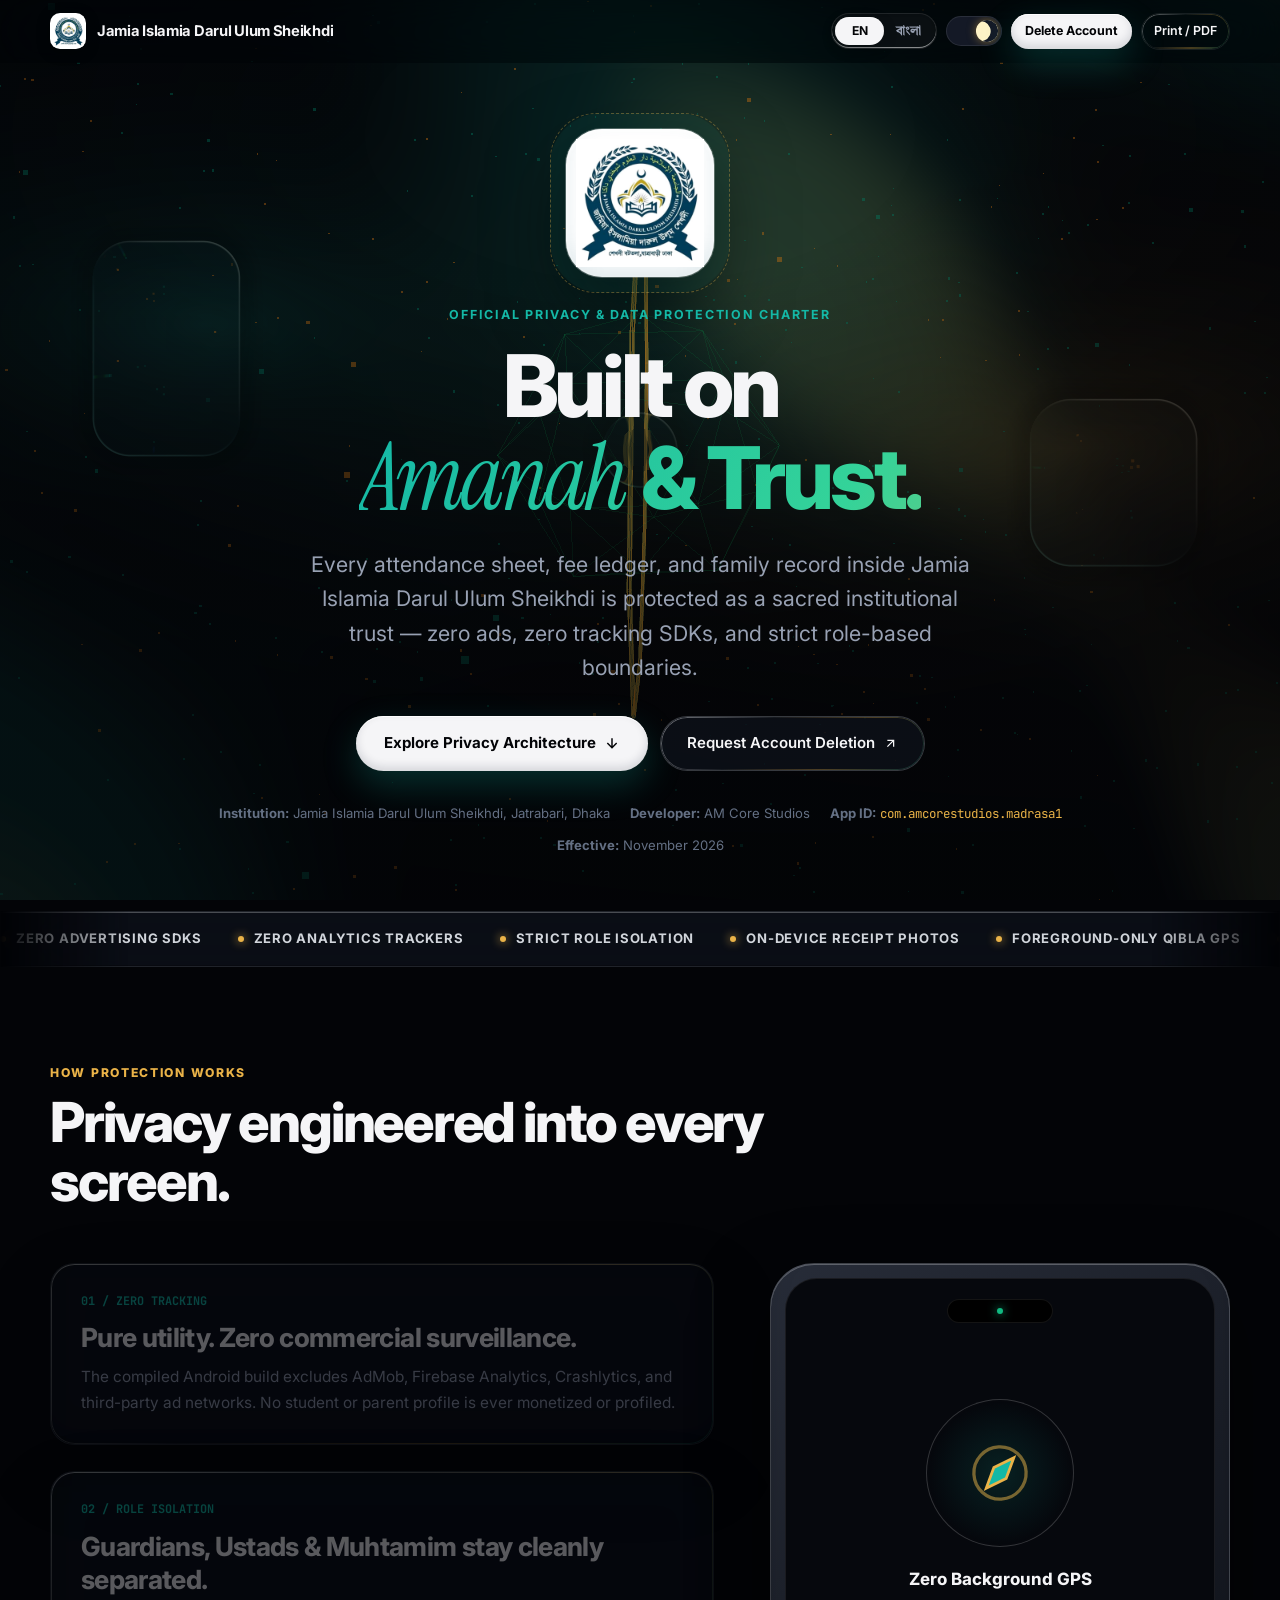
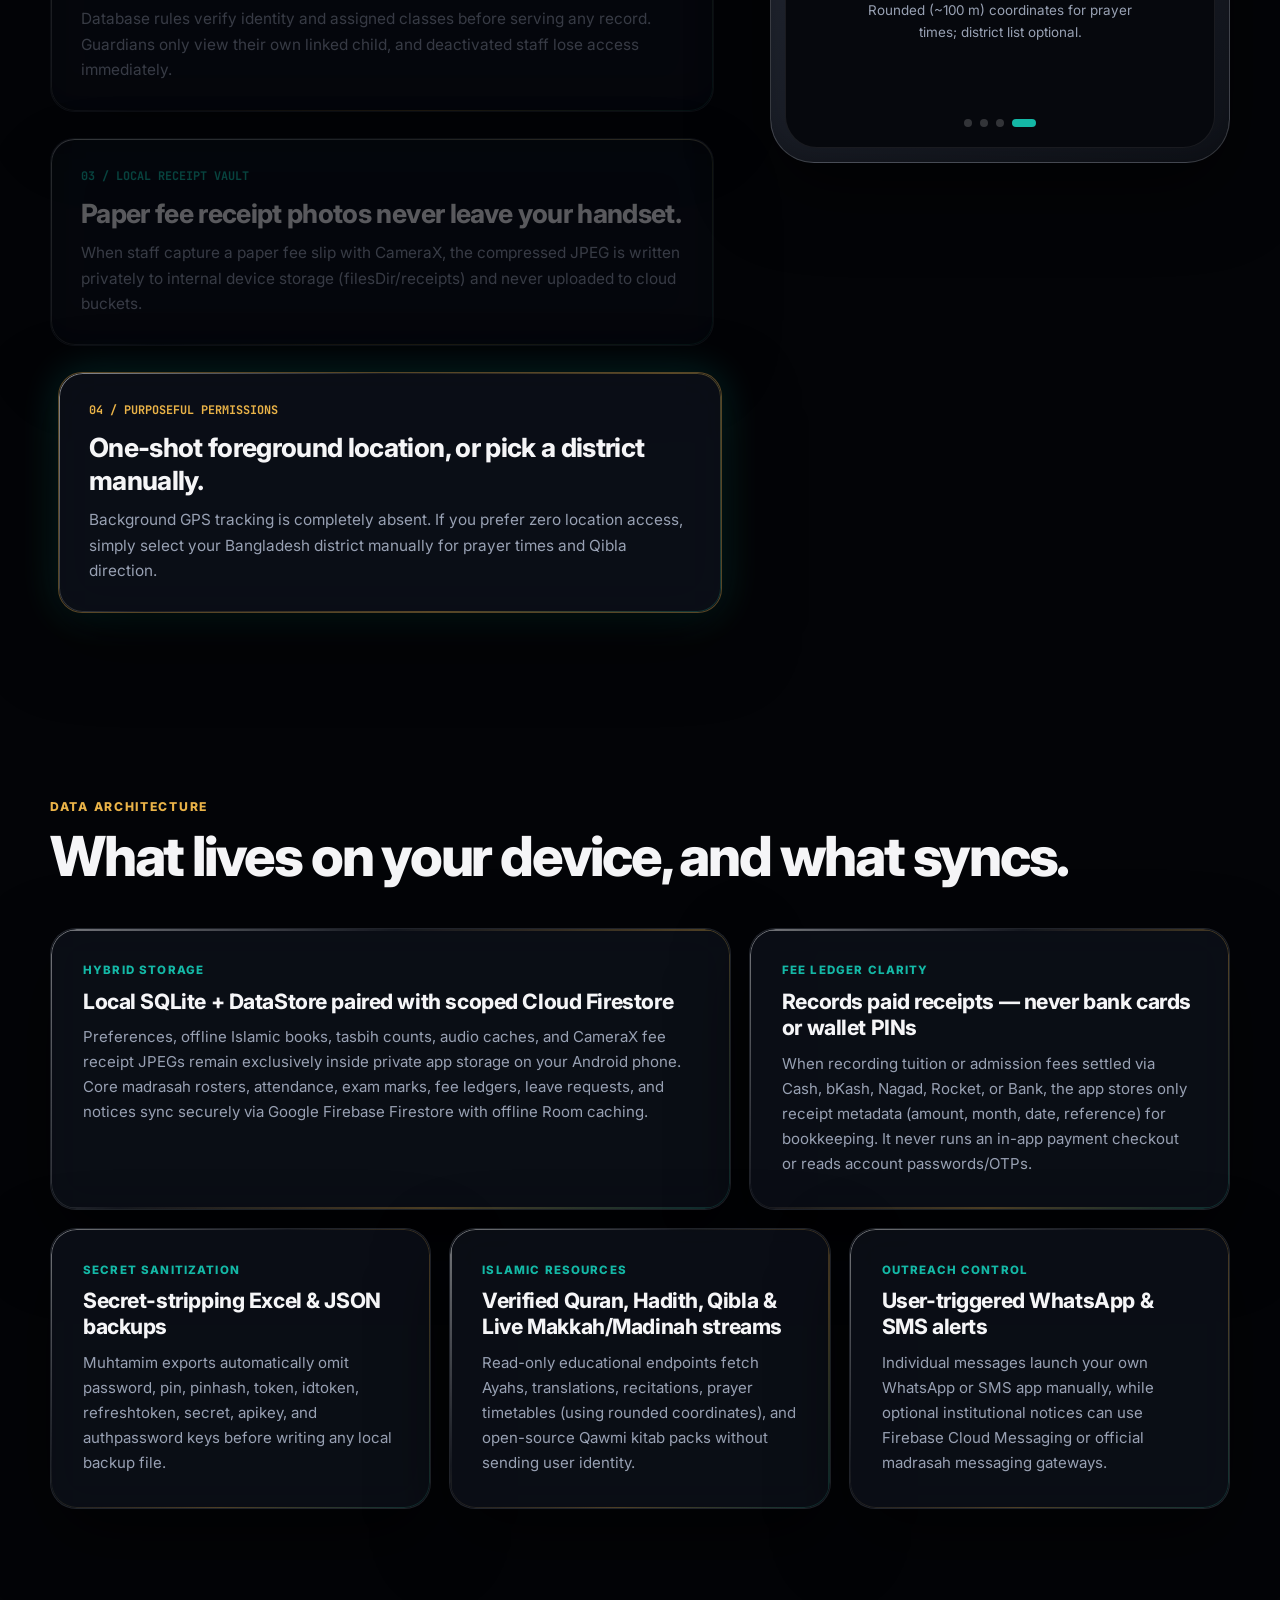
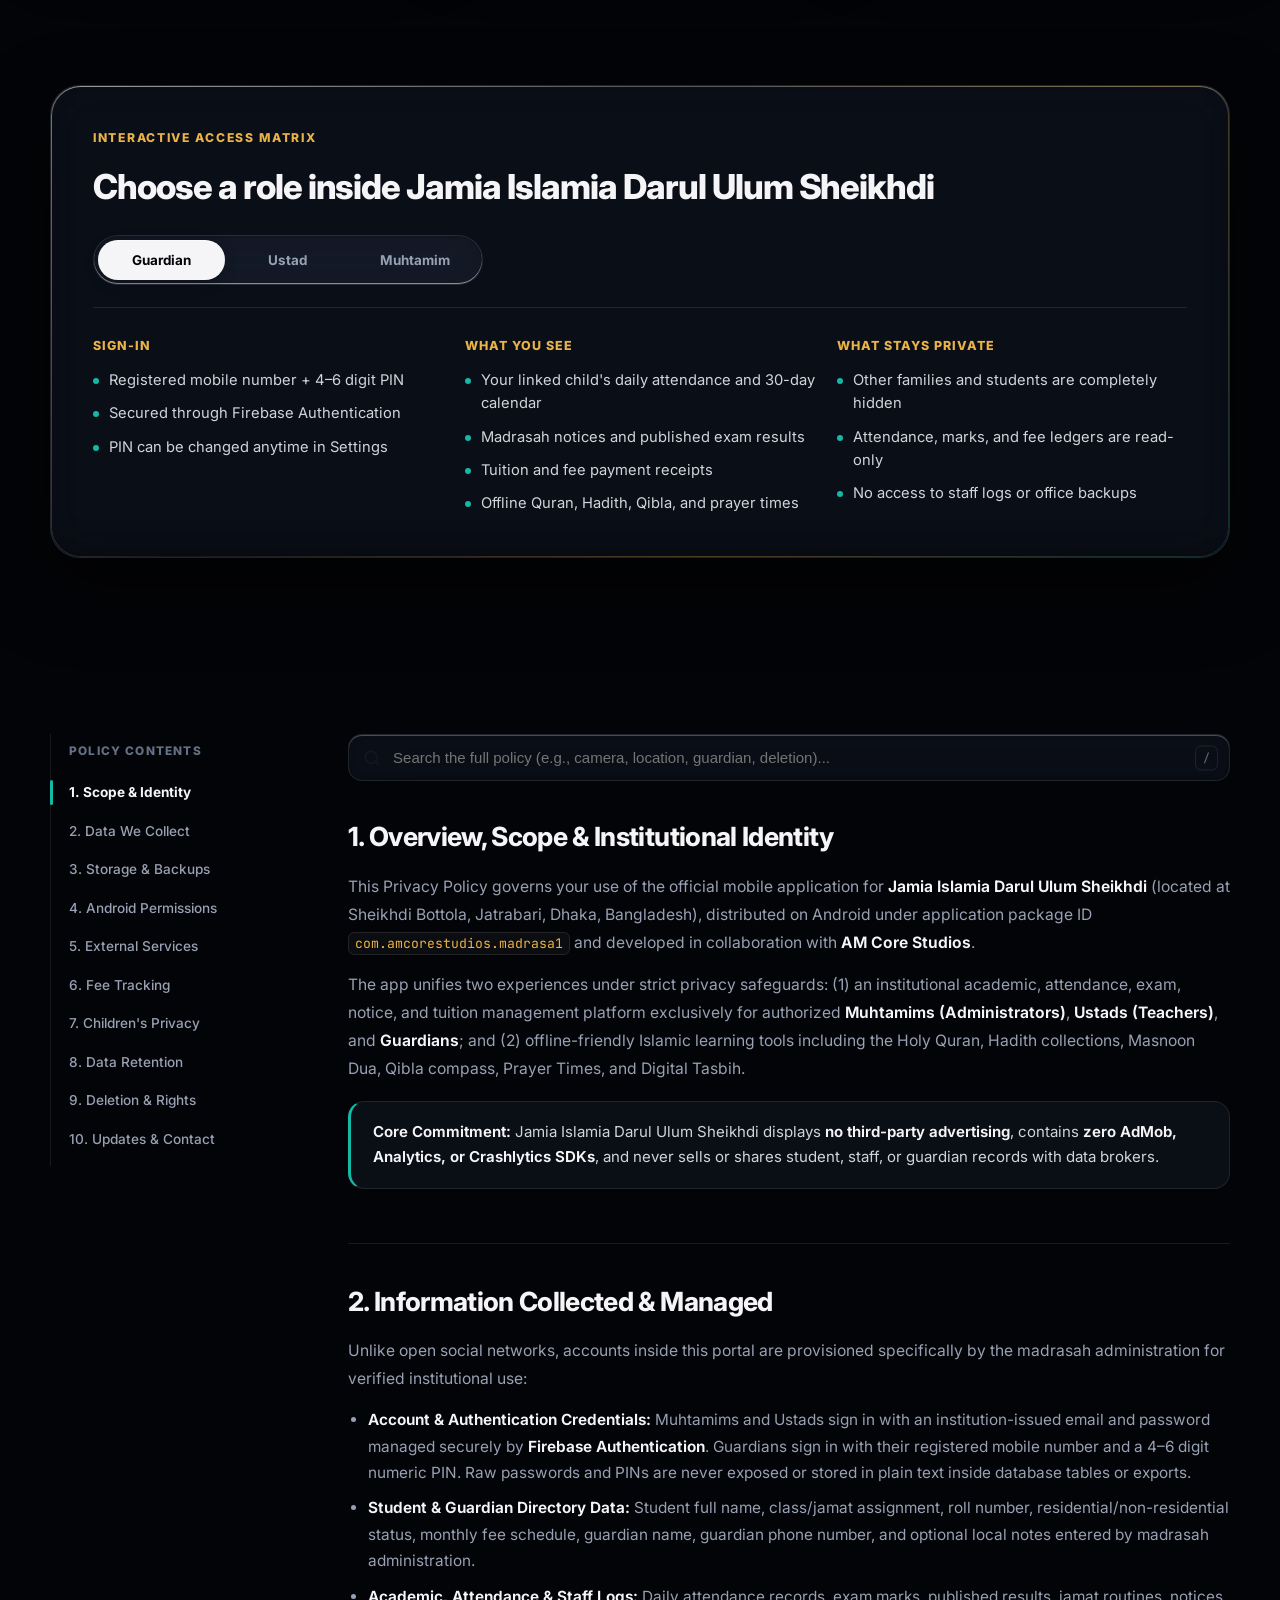
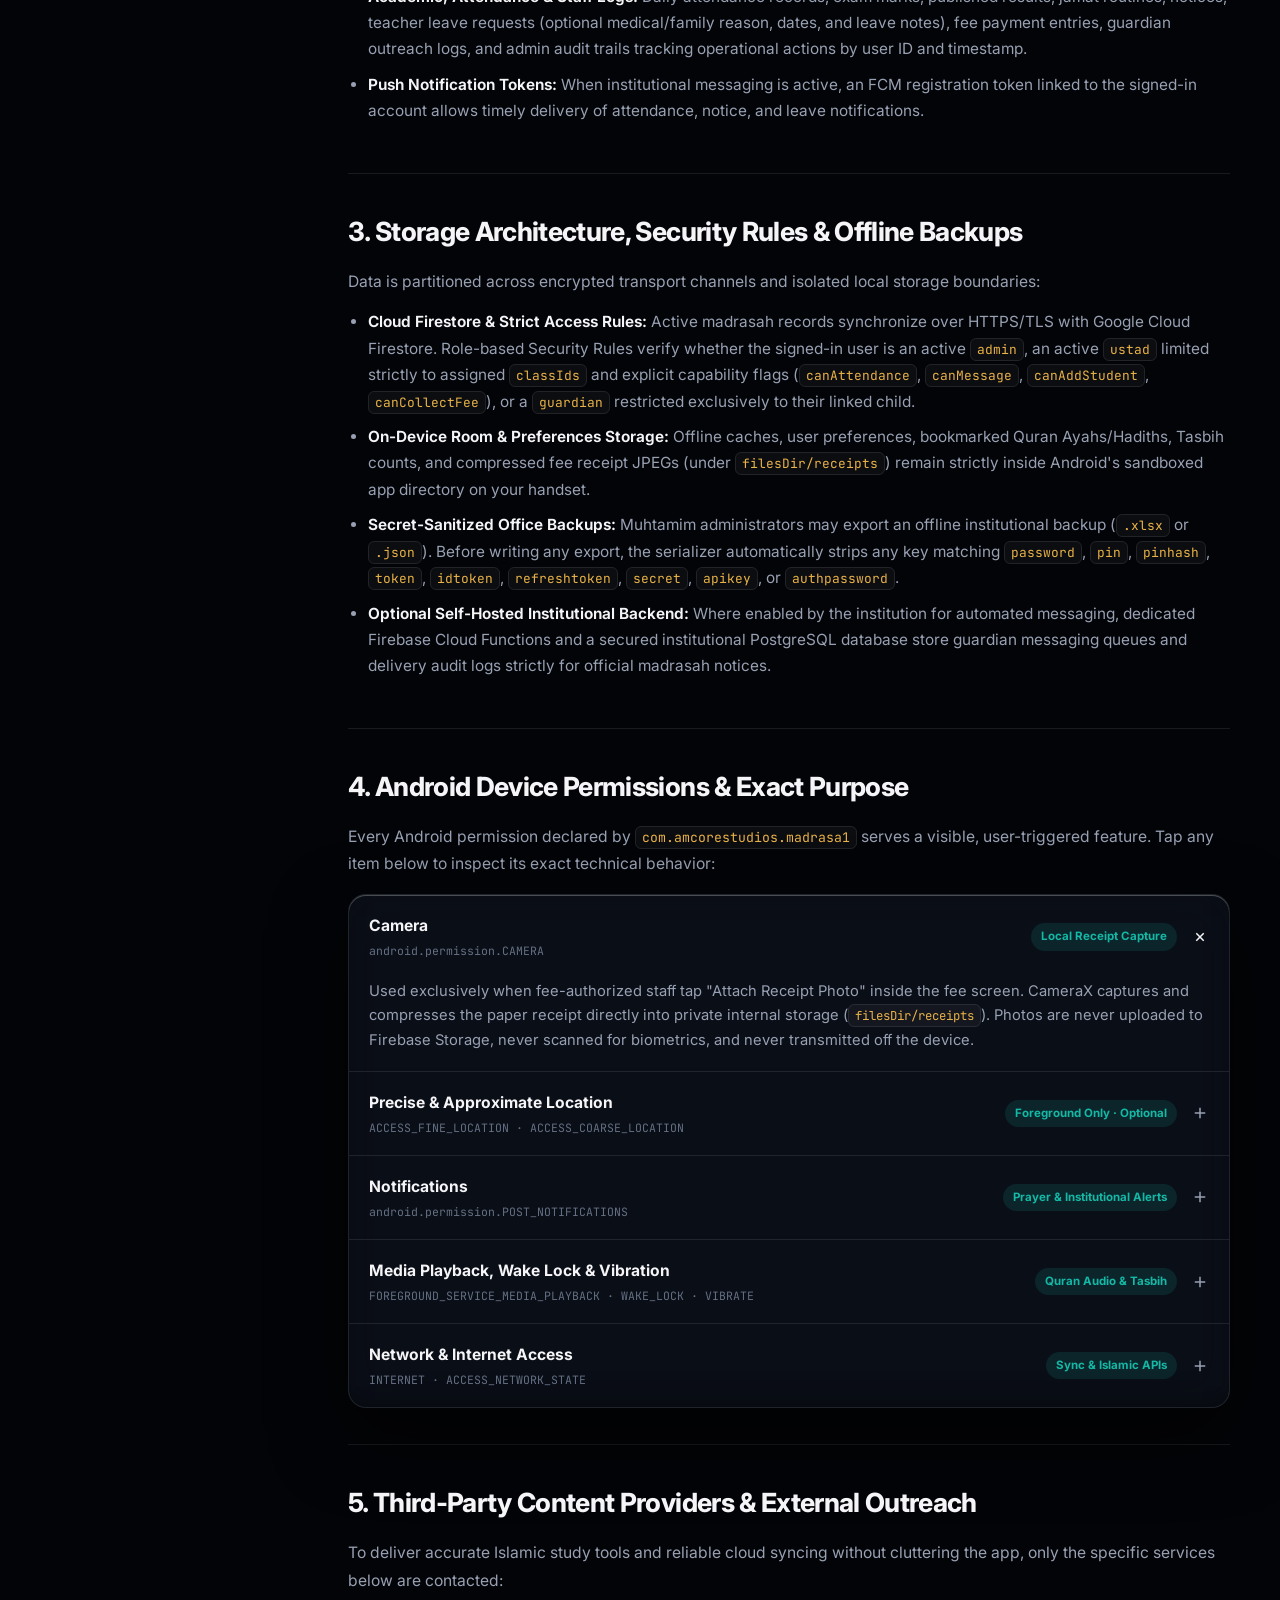
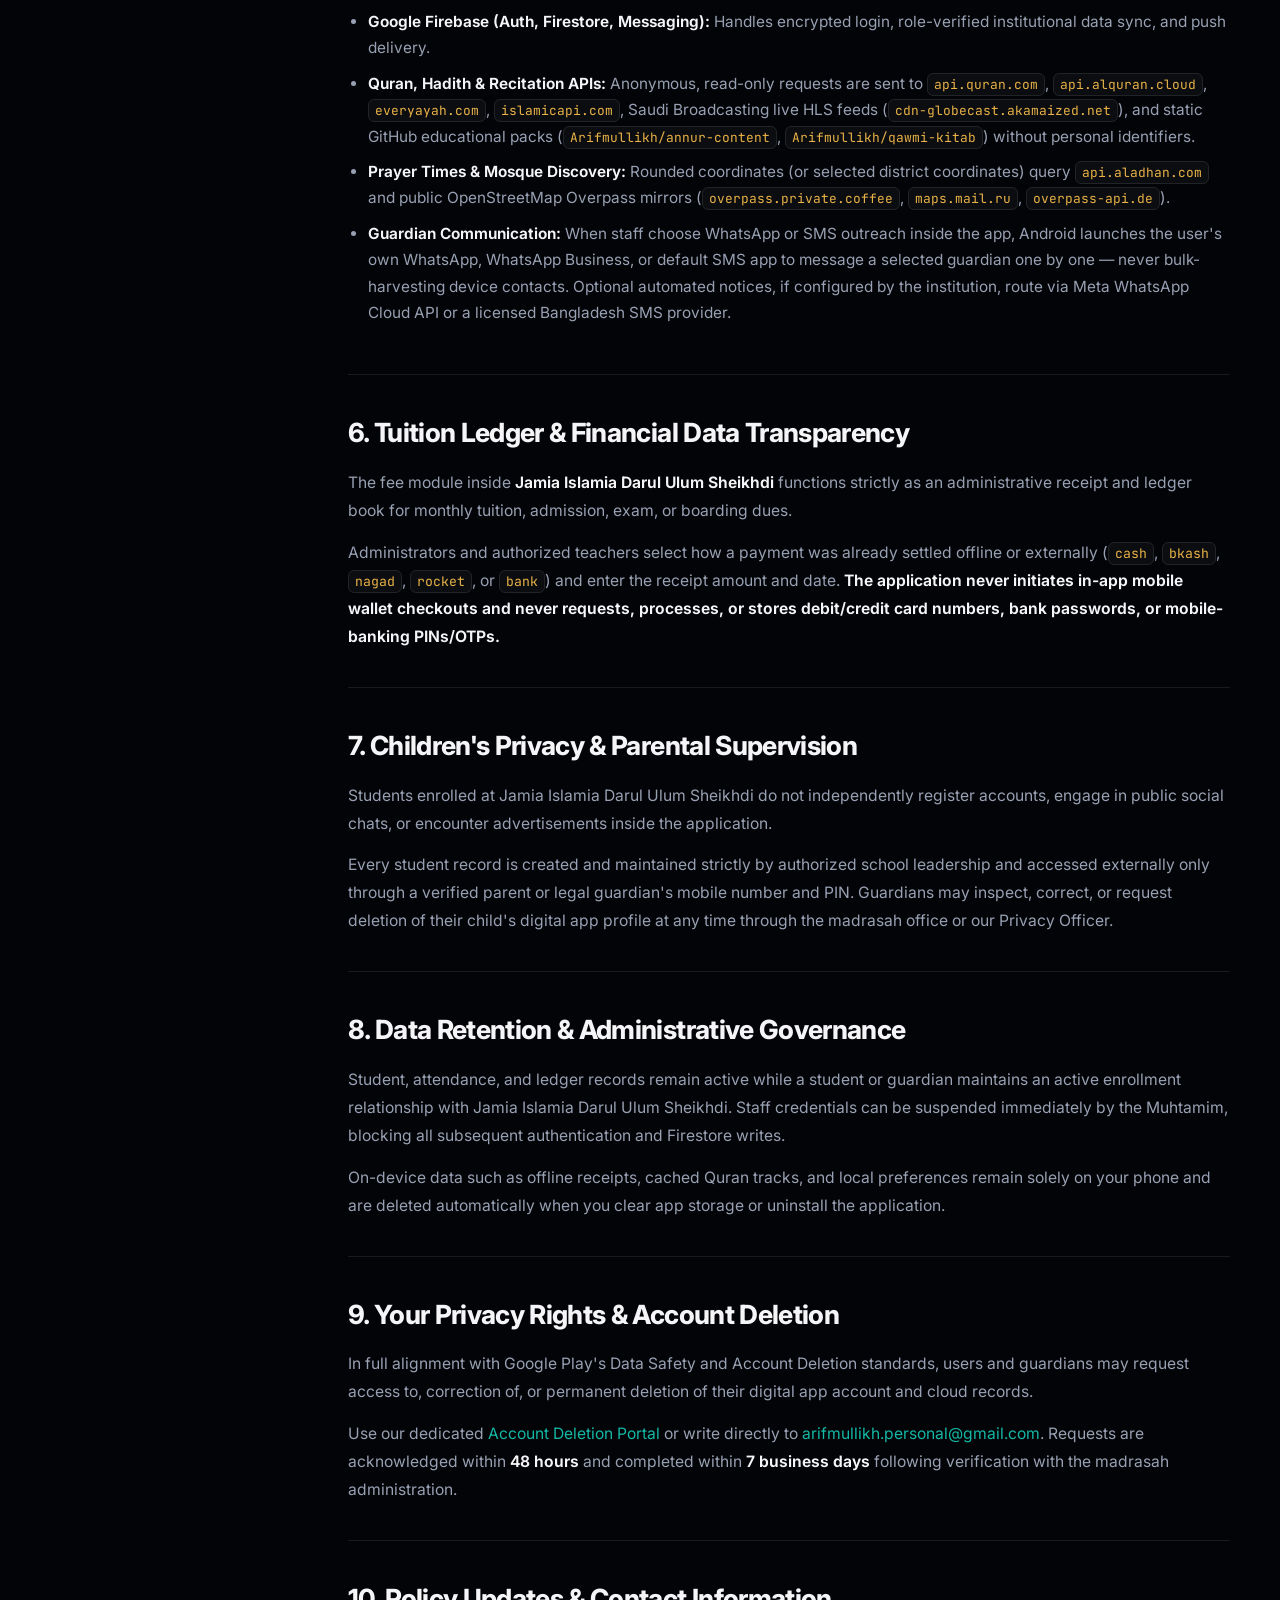
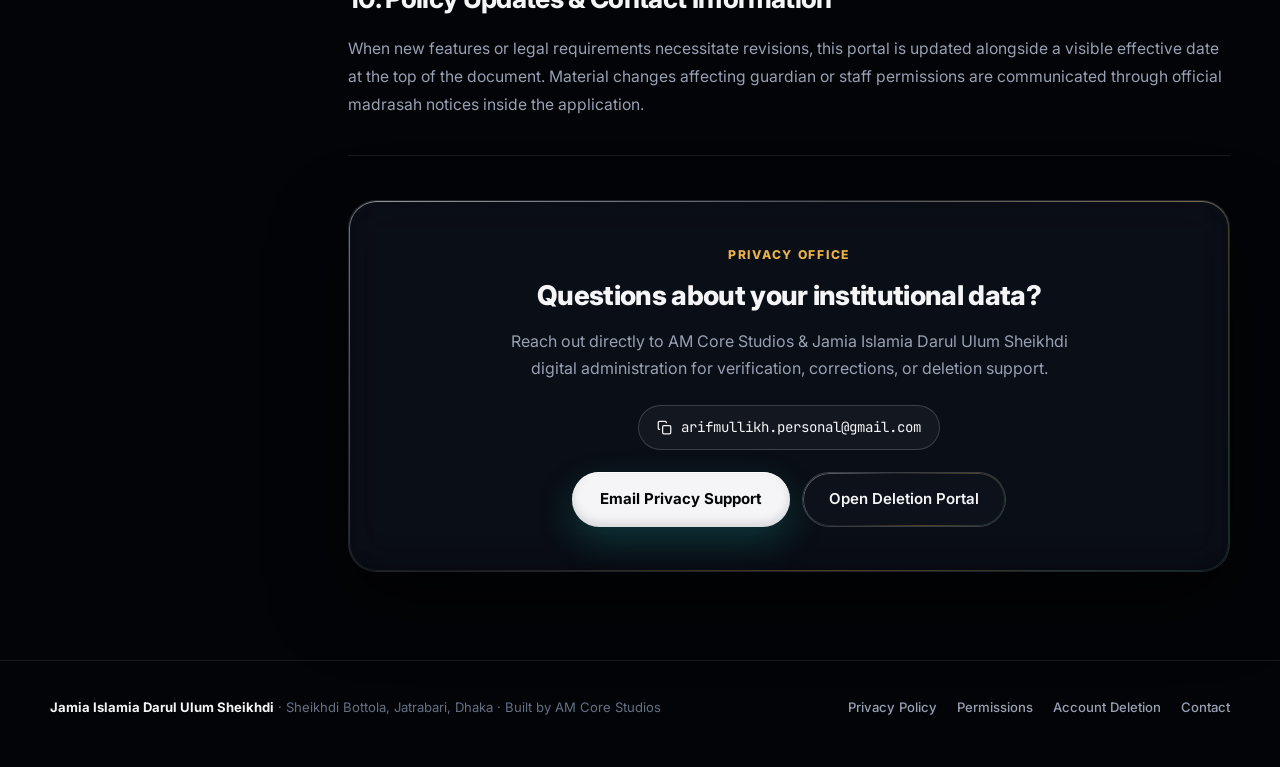
<file: index.html>
<!DOCTYPE html>
<html lang="en" data-theme="dark">
<head>
  <meta charset="UTF-8">
  <meta name="viewport" content="width=device-width, initial-scale=1.0">
  <meta name="theme-color" content="#030407">
  <title>Privacy Policy — Jamia Islamia Darul Ulum Sheikhdi</title>
  <meta name="description" content="Official Privacy Policy &amp; Data Protection Charter for the Jamia Islamia Darul Ulum Sheikhdi Android application (com.amcorestudios.madrasa1) by AM Core Studios.">
  <meta property="og:title" content="Privacy Policy — Jamia Islamia Darul Ulum Sheikhdi">
  <meta property="og:description" content="Zero ads, zero trackers, strict role isolation, and complete institutional transparency for guardians, ustads, and administration.">
  <meta property="og:type" content="website">
  <meta property="og:url" content="https://arifmullikh.github.io/jamia-islamia-darul-ulum-sheikhdi/">
  <meta property="og:image" content="https://arifmullikh.github.io/jamia-islamia-darul-ulum-sheikhdi/assets/sheikhdi-seal.png">
  <link rel="icon" type="image/png" href="assets/sheikhdi-seal.png">
  <link rel="apple-touch-icon" href="assets/sheikhdi-seal.png">
  <link rel="preconnect" href="https://fonts.googleapis.com">
  <link rel="preconnect" href="https://fonts.gstatic.com" crossorigin>
  <link href="https://fonts.googleapis.com/css2?family=Instrument+Serif:ital@0;1&family=Inter:wght@400;500;600;700;800&family=JetBrains+Mono:wght@400;600;700&family=Tiro+Bangla:ital@0;1&display=swap" rel="stylesheet">
  <script>
    (function () {
      try {
        var t = localStorage.getItem('sheikhdi_theme') || 'dark';
        document.documentElement.setAttribute('data-theme', t === 'light' ? 'light' : 'dark');
        var m = document.querySelector('meta[name="theme-color"]');
        if (m) m.setAttribute('content', t === 'light' ? '#fbfbfd' : '#030407');
      } catch (_) {}
    })();
  </script>
  <link rel="stylesheet" href="css/styles.css?v=20261127c">
  <link rel="stylesheet" href="css/liquid-glass.css?v=20261127c">
</head>
<body>
  <!-- Cinematic Luxury Curtain Preloader -->
  <div id="preloader" class="preloader" aria-hidden="true">
    <div class="preloader-crest">
      <svg class="preloader-ring" viewBox="0 0 132 132" fill="none">
        <circle cx="66" cy="66" r="62" stroke="rgba(234,179,72,0.35)" stroke-width="1.5" stroke-dasharray="6 6" />
      </svg>
      <img src="assets/sheikhdi-seal.png" alt="" width="88" height="88">
    </div>
    <div class="preloader-bar"><div id="preloaderFill" class="preloader-fill"></div></div>
    <div id="preloaderPct" class="preloader-pct">00%</div>
  </div>

  <!-- Magnetic Cursor & Top Progress Ribbon -->
  <div id="cursorRing" class="cursor-ring" aria-hidden="true"></div>
  <div id="scrollLine" class="scroll-line" aria-hidden="true"></div>

  <!-- Real-Time Three.js WebGL Stage -->
  <canvas id="webgl-canvas" aria-hidden="true"></canvas>
  <div class="vignette-layer" aria-hidden="true"></div>

  <!-- Apple Frosted Floating Navbar -->
  <header class="top-nav" id="topNav">
    <div class="container nav-inner">
      <a href="#top" class="nav-brand" data-cursor="Top">
        <span class="nav-crest">
          <img src="assets/sheikhdi-seal.png" alt="Jamia Islamia Darul Ulum Sheikhdi Seal" width="32" height="32">
        </span>
        <span class="nav-title" data-en="Jamia Islamia Darul Ulum Sheikhdi" data-bn="জামিয়া ইসলামিয়া দারুল উলুম শেখদী">Jamia Islamia Darul Ulum Sheikhdi</span>
      </a>

      <nav class="nav-controls" aria-label="Portal Controls">
        <div class="lang-pill" role="group" aria-label="Language Selector">
          <div class="lang-glider" aria-hidden="true"></div>
          <button type="button" id="btnEn" class="lang-btn" onclick="setLang('en')" aria-pressed="true">EN</button>
          <button type="button" id="btnBn" class="lang-btn" onclick="setLang('bn')" aria-pressed="false">বাংলা</button>
        </div>

        <button type="button" id="themeSwitch" class="theme-switch" aria-label="Toggle Light or Dark Theme" aria-pressed="true">
          <span class="switch-orb" aria-hidden="true"></span>
        </button>

        <a href="account-deletion.html" class="nav-link-btn" data-cursor="Portal" data-en="Delete Account" data-bn="অ্যাকাউন্ট ডিলিট">Delete Account</a>

        <button type="button" class="nav-ghost-btn" onclick="window.print()" data-en="Print / PDF" data-bn="প্রিন্ট / PDF">Print / PDF</button>
      </nav>
    </div>
  </header>

  <main>
    <!-- Hero Stage -->
    <section class="hero-stage" id="top">
      <div class="container hero-inner" id="heroInner">
        <div class="seal-medallion" data-cursor="Seal">
          <img src="assets/sheikhdi-seal.png" alt="Official Emblem of Jamia Islamia Darul Ulum Sheikhdi, Dhaka" width="128" height="128">
        </div>

        <div class="hero-eyebrow" data-en="Official Privacy &amp; Data Protection Charter" data-bn="প্রাতিষ্ঠানিক অফিশিয়াল প্রাইভেসি ও তথ্য সুরক্ষা সনদ">
          Official Privacy &amp; Data Protection Charter
        </div>

        <h1 class="hero-h1">
          <span class="lang-en-block" data-lang="en">
            <span class="split-line"><span class="split-inner">Built on</span></span>
            <span class="split-line"><span class="split-inner"><span class="hero-accent"><span class="serif-it">Amanah</span> &amp; Trust.</span></span></span>
          </span>
          <span class="lang-bn-block" data-lang="bn" hidden>
            <span class="split-line"><span class="split-inner">আমাদের অঙ্গীকার</span></span>
            <span class="split-line"><span class="split-inner"><span class="hero-accent">স্বচ্ছতা ও <span class="serif-it">আমানত</span></span></span></span>
          </span>
        </h1>

        <p class="hero-lead"
           data-en="Every attendance sheet, fee ledger, and family record inside Jamia Islamia Darul Ulum Sheikhdi is protected as a sacred institutional trust — zero ads, zero tracking SDKs, and strict role-based boundaries."
           data-bn="জামিয়া ইসলামিয়া দারুল উলুম শেখদী অ্যাপে সংরক্ষিত প্রতিটি ছাত্রের হাজিরা, ফলাফল ও অভিভাবকের তথ্য আমাদের কাছে আমানত। এতে কোনো বিজ্ঞাপন বা গোপন ট্র্যাকিং নেই; প্রত্যেক ব্যবহারকারীর তথ্য কেবল তাঁর নির্ধারিত গণ্ডির মধ্যেই সুরক্ষিত থাকে।">
          Every attendance sheet, fee ledger, and family record inside Jamia Islamia Darul Ulum Sheikhdi is protected as a sacred institutional trust — zero ads, zero tracking SDKs, and strict role-based boundaries.
        </p>

        <div class="hero-cta">
          <a href="#showcase" class="apple-btn-primary" data-cursor="Explore">
            <span data-en="Explore Privacy Architecture" data-bn="সুরক্ষা কাঠামো দেখুন">Explore Privacy Architecture</span>
            <svg width="16" height="16" viewBox="0 0 24 24" fill="none" stroke="currentColor" stroke-width="2.2" aria-hidden="true"><path d="M12 5v14M5 12l7 7 7-7"/></svg>
          </a>
          <a href="account-deletion.html" class="apple-btn-secondary" data-cursor="Delete">
            <span data-en="Request Account Deletion" data-bn="অ্যাকাউন্ট ডিলিট অনুরোধ">Request Account Deletion</span>
            <svg width="15" height="15" viewBox="0 0 24 24" fill="none" stroke="currentColor" stroke-width="2" aria-hidden="true"><path d="M7 17L17 7M7 7h10v10"/></svg>
          </a>
        </div>

        <div class="hero-meta-line">
          <span>
            <strong data-en="Institution:" data-bn="প্রতিষ্ঠান:">Institution:</strong>
            <span data-en="Jamia Islamia Darul Ulum Sheikhdi, Jatrabari, Dhaka" data-bn="জামিয়া ইসলামিয়া দারুল উলুম শেখদী, শেখদী বটতলা, যাত্রাবাড়ী, ঢাকা">Jamia Islamia Darul Ulum Sheikhdi, Jatrabari, Dhaka</span>
          </span>
          <span><strong data-en="Developer:" data-bn="ডেভেলপার:">Developer:</strong> AM Core Studios</span>
          <span><strong data-en="App ID:" data-bn="অ্যাপ আইডি:">App ID:</strong> <code>com.amcorestudios.madrasa1</code></span>
          <span>
            <strong data-en="Effective:" data-bn="হালনাগাদ:">Effective:</strong>
            <span data-en="November 2026" data-bn="নভেম্বর ২০২৬">November 2026</span>
          </span>
        </div>
      </div>
    </section>

    <!-- Trust Marquee -->
    <div class="marquee-band" aria-hidden="true">
      <div class="marquee-track">
        <span class="marquee-item"><span class="marquee-dot"></span><span data-en="Zero Advertising SDKs" data-bn="শতভাগ বিজ্ঞাপনমুক্ত">Zero Advertising SDKs</span></span>
        <span class="marquee-item"><span class="marquee-dot"></span><span data-en="Zero Analytics Trackers" data-bn="কোনো অ্যানালিটিক্স ট্র্যাকার নেই">Zero Analytics Trackers</span></span>
        <span class="marquee-item"><span class="marquee-dot"></span><span data-en="Strict Role Isolation" data-bn="রোল-ভিত্তিক কঠোর নিরাপত্তা">Strict Role Isolation</span></span>
        <span class="marquee-item"><span class="marquee-dot"></span><span data-en="On-Device Receipt Photos" data-bn="রসিদের ছবি শুধু ডিভাইসেই">On-Device Receipt Photos</span></span>
        <span class="marquee-item"><span class="marquee-dot"></span><span data-en="Foreground-Only Qibla GPS" data-bn="লোকেশন শুধু কিবলা ও নামাজে">Foreground-Only Qibla GPS</span></span>
        <span class="marquee-item"><span class="marquee-dot"></span><span data-en="Secret-Free Office Backups" data-bn="পিন ও পাসওয়ার্ডমুক্ত ব্যাকআপ">Secret-Free Office Backups</span></span>
        <!-- Seamless duplicate sequence -->
        <span class="marquee-item"><span class="marquee-dot"></span><span data-en="Zero Advertising SDKs" data-bn="শতভাগ বিজ্ঞাপনমুক্ত">Zero Advertising SDKs</span></span>
        <span class="marquee-item"><span class="marquee-dot"></span><span data-en="Zero Analytics Trackers" data-bn="কোনো অ্যানালিটিক্স ট্র্যাকার নেই">Zero Analytics Trackers</span></span>
        <span class="marquee-item"><span class="marquee-dot"></span><span data-en="Strict Role Isolation" data-bn="রোল-ভিত্তিক কঠোর নিরাপত্তা">Strict Role Isolation</span></span>
        <span class="marquee-item"><span class="marquee-dot"></span><span data-en="On-Device Receipt Photos" data-bn="রসিদের ছবি শুধু ডিভাইসেই">On-Device Receipt Photos</span></span>
        <span class="marquee-item"><span class="marquee-dot"></span><span data-en="Foreground-Only Qibla GPS" data-bn="লোকেশন শুধু কিবলা ও নামাজে">Foreground-Only Qibla GPS</span></span>
        <span class="marquee-item"><span class="marquee-dot"></span><span data-en="Secret-Free Office Backups" data-bn="পিন ও পাসওয়ার্ডমুক্ত ব্যাকআপ">Secret-Free Office Backups</span></span>
      </div>
    </div>

    <!-- Pinned Scrollytelling Showcase -->
    <section class="band-showcase" id="showcase">
      <div class="container">
        <div class="showcase-header gsap-rise">
          <div class="kicker" data-en="How Protection Works" data-bn="সুরক্ষা ব্যবস্থা">How Protection Works</div>
          <h2 class="display-title" data-en="Privacy engineered into every screen." data-bn="অ্যাপের প্রতিটি পর্দায় অদৃশ্য নিরাপত্তা প্রহরী।">Privacy engineered into every screen.</h2>
        </div>

        <div class="showcase-grid" id="showcaseGrid">
          <div class="chapters">
            <article class="chapter active" data-scene="0" onclick="activateScene(0)" data-cursor="Inspect">
              <div class="chapter-num">01 / ZERO TRACKING</div>
              <h3 data-en="Pure utility. Zero commercial surveillance." data-bn="বাণিজ্যিক নজরদারি বা বিজ্ঞাপন থেকে সম্পূর্ণ মুক্ত।">Pure utility. Zero commercial surveillance.</h3>
              <p data-en="The compiled Android build excludes AdMob, Firebase Analytics, Crashlytics, and third-party ad networks. No student or parent profile is ever monetized or profiled."
                 data-bn="অ্যাপটিতে কোনো AdMob, Firebase Analytics, Crashlytics বা তৃতীয় পক্ষের বিজ্ঞাপন নেটওয়ার্ক যুক্ত নেই। ছাত্র বা অভিভাবকদের কোনো তথ্যই বাণিজ্যিক উদ্দেশ্যে ব্যবহার করা হয় না।">
                The compiled Android build excludes AdMob, Firebase Analytics, Crashlytics, and third-party ad networks. No student or parent profile is ever monetized or profiled.
              </p>
            </article>

            <article class="chapter" data-scene="1" onclick="activateScene(1)" data-cursor="Inspect">
              <div class="chapter-num">02 / ROLE ISOLATION</div>
              <h3 data-en="Guardians, Ustads &amp; Muhtamim stay cleanly separated." data-bn="অভিভাবক, উস্তাদ ও মুহতামিমের তথ্যের আলাদা প্রাচীর।">Guardians, Ustads &amp; Muhtamim stay cleanly separated.</h3>
              <p data-en="Database rules verify identity and assigned classes before serving any record. Guardians only view their own linked child, and deactivated staff lose access immediately."
                 data-bn="সার্ভারের নিরাপত্তা নিয়ম প্রতিবার যাচাই করে কে কোন তথ্য দেখার অধিকার রাখেন। অভিভাবক শুধু নিজ সন্তানের বিবরণ দেখেন, আর কোনো উস্তাদকে নিষ্ক্রিয় করলে মুহূর্তেই তাঁর প্রবেশ বন্ধ হয়ে যায়।">
                Database rules verify identity and assigned classes before serving any record. Guardians only view their own linked child, and deactivated staff lose access immediately.
              </p>
            </article>

            <article class="chapter" data-scene="2" onclick="activateScene(2)" data-cursor="Inspect">
              <div class="chapter-num">03 / LOCAL RECEIPT VAULT</div>
              <h3 data-en="Paper fee receipt photos never leave your handset." data-bn="রসিদের ছবি শুধু আপনার নিজ ফোনেই সংরক্ষিত থাকে।">Paper fee receipt photos never leave your handset.</h3>
              <p data-en="When staff capture a paper fee slip with CameraX, the compressed JPEG is written privately to internal device storage (filesDir/receipts) and never uploaded to cloud buckets."
                 data-bn="বেতনের কাগজের রসিদের ছবি তুললে তা সংকুচিত হয়ে শুধুমাত্র আপনার ফোনের অভ্যন্তরীণ মেমোরিতে (filesDir/receipts) জমা থাকে; কখনোই ক্লাউড স্টোরেজে আপলোড হয় না।">
                When staff capture a paper fee slip with CameraX, the compressed JPEG is written privately to internal device storage (filesDir/receipts) and never uploaded to cloud buckets.
              </p>
            </article>

            <article class="chapter" data-scene="3" onclick="activateScene(3)" data-cursor="Inspect">
              <div class="chapter-num">04 / PURPOSEFUL PERMISSIONS</div>
              <h3 data-en="One-shot foreground location, or pick a district manually." data-bn="লোকেশন শুধু কিবলা ও নামাজের সময়ে, জেলা বাছাইয়েরও সুযোগ।">One-shot foreground location, or pick a district manually.</h3>
              <p data-en="Background GPS tracking is completely absent. If you prefer zero location access, simply select your Bangladesh district manually for prayer times and Qibla direction."
                 data-bn="অ্যাপ ব্যাকগ্রাউন্ডে কখনোই আপনার অবস্থান পর্যবেক্ষণ করে না। আপনি চাইলে জিপিএস অনুমতি ছাড়াই সরাসরি তালিকা থেকে নিজের জেলা বেছে নিয়ে নামাজ ও কিবলার সময় দেখতে পারবেন।">
                Background GPS tracking is completely absent. If you prefer zero location access, simply select your Bangladesh district manually for prayer times and Qibla direction.
              </p>
            </article>
          </div>

          <div class="device-pin-col">
            <div class="device-frame" data-cursor="Device">
              <div class="device-screen">
                <div class="dynamic-island"><span class="island-dot" aria-hidden="true"></span></div>

                <div class="scenes-stage">
                  <!-- Scene 0 -->
                  <div class="scene active" data-scene="0">
                    <div class="shield-core">
                      <span class="shield-ring" aria-hidden="true"></span>
                      <span class="shield-pulse" aria-hidden="true"></span>
                      <svg width="46" height="46" viewBox="0 0 24 24" fill="none" stroke="#14b8a6" stroke-width="1.8" aria-hidden="true">
                        <path d="M12 22s8-4 8-10V5l-8-3-8 3v7c0 6 8 10 8 10z"/>
                        <path d="m9 12 2 2 4-4"/>
                      </svg>
                      <span class="blocked-tag bt-1">AD-SDK: 0</span>
                      <span class="blocked-tag bt-2">TRACKER: 0</span>
                    </div>
                    <div class="scene-caption">
                      <h4 data-en="Clean Binary Guarantee" data-bn="ট্র্যাকারমুক্ত সফটওয়্যার">Clean Binary Guarantee</h4>
                      <p data-en="No ad networks, telemetry loggers, or cross-app identifiers compiled." data-bn="কোনো বিজ্ঞাপন কোড বা লুকানো অ্যানালিটিক্স যুক্ত নেই।">No ad networks, telemetry loggers, or cross-app identifiers compiled.</p>
                    </div>
                  </div>

                  <!-- Scene 1 -->
                  <div class="scene" data-scene="1">
                    <div class="wallet-stack">
                      <div class="wallet-card">
                        <div>
                          <strong data-en="Guardian Scope" data-bn="অভিভাবক সীমা">Guardian Scope</strong>
                          <small data-en="Phone + PIN · Read-only child view" data-bn="ফোন ও পিন · শুধু নিজ সন্তানের তথ্য">Phone + PIN · Read-only child view</small>
                        </div>
                        <span class="lock-pill" data-en="Scoped" data-bn="সীমিত">Scoped</span>
                      </div>
                      <div class="wallet-card">
                        <div>
                          <strong data-en="Ustad Scope" data-bn="উস্তাদ সীমা">Ustad Scope</strong>
                          <small data-en="Assigned jamats &amp; delegated flags" data-bn="শুধু নির্ধারিত জামাত ও অনুমতি">Assigned jamats &amp; delegated flags</small>
                        </div>
                        <span class="lock-pill" data-en="Class-Locked" data-bn="জামাতবদ্ধ">Class-Locked</span>
                      </div>
                      <div class="wallet-card">
                        <div>
                          <strong data-en="Muhtamim Vault" data-bn="মুহতামিম প্যানেল">Muhtamim Vault</strong>
                          <small data-en="Full oversight &amp; offline Excel exports" data-bn="পূর্ণ নিয়ন্ত্রণ ও নিরাপদ ব্যাকআপ">Full oversight &amp; offline Excel exports</small>
                        </div>
                        <span class="lock-pill" data-en="Admin" data-bn="অ্যাডমিন">Admin</span>
                      </div>
                    </div>
                    <div class="scene-caption">
                      <h4 data-en="Three Distinct Boundaries" data-bn="তিন স্তরের নিরাপত্তা প্রাচীর">Three Distinct Boundaries</h4>
                      <p data-en="Server-side Firestore rules enforce every read and write rule." data-bn="সার্ভার পর্যায়ে প্রতিটি তথ্য আদান-প্রদান যাচাই করা হয়।">Server-side Firestore rules enforce every read and write rule.</p>
                    </div>
                  </div>

                  <!-- Scene 2 -->
                  <div class="scene" data-scene="2">
                    <div class="receipt-box">
                      <span class="scan-beam" aria-hidden="true"></span>
                      <svg width="40" height="40" viewBox="0 0 24 24" fill="none" stroke="currentColor" stroke-width="1.7" aria-hidden="true">
                        <path d="M4 3h16v18l-2-1.5L16 21l-2-1.5L12 21l-2-1.5L8 21l-2-1.5L4 21V3z"/>
                        <path d="M8 8h8M8 12h6"/>
                      </svg>
                      <small style="font-family: var(--font-mono); font-size: 0.68rem; opacity: 0.8;">filesDir/receipts</small>
                    </div>
                    <div class="scene-caption">
                      <h4 data-en="On-Device Camera Capture" data-bn="ফোনের ভেতরেই রসিদ সংরক্ষণ">On-Device Camera Capture</h4>
                      <p data-en="Compressed locally for office proof; zero photo uploads to servers." data-bn="ছবিগুলো ক্লাউডে যায় না, সরাসরি আপনার ফোনেই সুরক্ষিত থাকে।">Compressed locally for office proof; zero photo uploads to servers.</p>
                    </div>
                  </div>

                  <!-- Scene 3 -->
                  <div class="scene" data-scene="3">
                    <div class="compass-dial">
                      <svg class="compass-needle-anim" width="66" height="66" viewBox="0 0 24 24" fill="none" aria-hidden="true">
                        <circle cx="12" cy="12" r="9.5" stroke="rgba(234,179,72,0.5)" stroke-width="1.2"/>
                        <path d="M12 4.5l3 7.5-3 7.5-3-7.5 3-7.5z" fill="#14b8a6" stroke="#eab348" stroke-width="1"/>
                      </svg>
                    </div>
                    <div class="scene-caption">
                      <h4 data-en="Zero Background GPS" data-bn="ব্যাকগ্রাউন্ড জিপিএস মুক্ত">Zero Background GPS</h4>
                      <p data-en="Rounded (~100 m) coordinates for prayer times; district list optional." data-bn="অতিরিক্ত সূক্ষ্মতা ছাড়াই নামাজের সময় হিসাব ও জেলা বাছাইয়ের সুবিধা।">Rounded (~100 m) coordinates for prayer times; district list optional.</p>
                    </div>
                  </div>
                </div>

                <div class="device-dots" role="tablist" aria-label="Architecture Scenes">
                  <button type="button" class="d-dot active" onclick="activateScene(0)" aria-label="Scene 1"></button>
                  <button type="button" class="d-dot" onclick="activateScene(1)" aria-label="Scene 2"></button>
                  <button type="button" class="d-dot" onclick="activateScene(2)" aria-label="Scene 3"></button>
                  <button type="button" class="d-dot" onclick="activateScene(3)" aria-label="Scene 4"></button>
                </div>
              </div>
            </div>
          </div>
        </div>
      </div>
    </section>

    <!-- 3D Bento Grid -->
    <section class="section-band" id="architecture">
      <div class="container">
        <div class="gsap-rise">
          <div class="kicker" data-en="Data Architecture" data-bn="তথ্যের বিন্যাস ও নিরাপত্তা">Data Architecture</div>
          <h2 class="display-title" data-en="What lives on your device, and what syncs." data-bn="কোন তথ্য ফোনে থাকে, আর কোনটি ক্লাউডে।">What lives on your device, and what syncs.</h2>
        </div>

        <div class="bento-grid">
          <article class="bento-tile span-7" data-cursor="Inspect">
            <div>
              <div class="tile-kicker" data-en="HYBRID STORAGE" data-bn="দ্বিস্তরীয় সংরক্ষণ">HYBRID STORAGE</div>
              <h3 data-en="Local SQLite + DataStore paired with scoped Cloud Firestore" data-bn="লোকাল ডাটাবেস ও সুরক্ষিত ক্লাউড সিঙ্ক">Local SQLite + DataStore paired with scoped Cloud Firestore</h3>
              <p data-en="Preferences, offline Islamic books, tasbih counts, audio caches, and CameraX fee receipt JPEGs remain exclusively inside private app storage on your Android phone. Core madrasah rosters, attendance, exam marks, fee ledgers, leave requests, and notices sync securely via Google Firebase Firestore with offline Room caching."
                 data-bn="অ্যাপ সেটিংস, তাসবিহ গণনা, অফলাইন কিতাব-হাদিস এবং বেতনের কাগজের রসিদের ছবি শুধুমাত্র আপনার ফোনের ব্যক্তিগত স্টোরেজেই থাকে। ছাত্র তালিকা, দৈনিক হাজিরা, পরীক্ষার নম্বর, নোটিশ ও বেতনের হিসাব নিরাপদে Firebase Firestore-এ সিঙ্ক হয়।">
                Preferences, offline Islamic books, tasbih counts, audio caches, and CameraX fee receipt JPEGs remain exclusively inside private app storage on your Android phone. Core madrasah rosters, attendance, exam marks, fee ledgers, leave requests, and notices sync securely via Google Firebase Firestore with offline Room caching.
              </p>
            </div>
          </article>

          <article class="bento-tile span-5" data-cursor="Inspect">
            <div>
              <div class="tile-kicker" data-en="FEE LEDGER CLARITY" data-bn="আর্থিক লেনদেনের স্বচ্ছতা">FEE LEDGER CLARITY</div>
              <h3 data-en="Records paid receipts — never bank cards or wallet PINs" data-bn="শুধু পরিশোধিত রসিদের হিসাব — কোনো ব্যাংক বা পিন তথ্য নয়">Records paid receipts — never bank cards or wallet PINs</h3>
              <p data-en="When recording tuition or admission fees settled via Cash, bKash, Nagad, Rocket, or Bank, the app stores only receipt metadata (amount, month, date, reference) for bookkeeping. It never runs an in-app payment checkout or reads account passwords/OTPs."
                 data-bn="নগদ, বিকাশ, নগদ, রকেট বা ব্যাংকের মাধ্যমে আগেই পরিশোধিত ফি-এর কেবল তারিখ, পরিমাণ ও রসিদ তথ্য হিসাবের খাতায় তোলা হয়। অ্যাপের ভেতরে কোনো কার্ড নম্বর, পিন বা ওটিপি নেওয়া হয় না।">
                When recording tuition or admission fees settled via Cash, bKash, Nagad, Rocket, or Bank, the app stores only receipt metadata (amount, month, date, reference) for bookkeeping. It never runs an in-app payment checkout or reads account passwords/OTPs.
              </p>
            </div>
          </article>

          <article class="bento-tile span-4" data-cursor="Inspect">
            <div>
              <div class="tile-kicker" data-en="SECRET SANITIZATION" data-bn="গোপন তথ্য ফিল্টার">SECRET SANITIZATION</div>
              <h3 data-en="Secret-stripping Excel &amp; JSON backups" data-bn="পিন ও পাসওয়ার্ডমুক্ত অফিস ব্যাকআপ">Secret-stripping Excel &amp; JSON backups</h3>
              <p data-en="Muhtamim exports automatically omit password, pin, pinhash, token, idtoken, refreshtoken, secret, apikey, and authpassword keys before writing any local backup file."
                 data-bn="মুহতামিম যখন .xlsx বা .json ব্যাকআপ নেন, তখন কোড স্বয়ংক্রিয়ভাবে সকল password, pin, token বা secret কী বাদ দিয়ে ফাইল তৈরি করে।">
                Muhtamim exports automatically omit password, pin, pinhash, token, idtoken, refreshtoken, secret, apikey, and authpassword keys before writing any local backup file.
              </p>
            </div>
          </article>

          <article class="bento-tile span-4" data-cursor="Inspect">
            <div>
              <div class="tile-kicker" data-en="ISLAMIC RESOURCES" data-bn="ইসলামিক লাইব্রেরি">ISLAMIC RESOURCES</div>
              <h3 data-en="Verified Quran, Hadith, Qibla &amp; Live Makkah/Madinah streams" data-bn="কুরআন, হাদিস, কিবলা ও মক্কা-মদিনা লাইভ">Verified Quran, Hadith, Qibla &amp; Live Makkah/Madinah streams</h3>
              <p data-en="Read-only educational endpoints fetch Ayahs, translations, recitations, prayer timetables (using rounded coordinates), and open-source Qawmi kitab packs without sending user identity."
                 data-bn="ব্যক্তিগত পরিচয় না পাঠিয়েই কুরআন, তিলাওয়াত, কওমি কিতাব প্যাক এবং আনুমানিক স্থানাঙ্ক ব্যবহার করে নামাজের সময়সূচি সংগ্রহ করা হয়।">
                Read-only educational endpoints fetch Ayahs, translations, recitations, prayer timetables (using rounded coordinates), and open-source Qawmi kitab packs without sending user identity.
              </p>
            </div>
          </article>

          <article class="bento-tile span-4" data-cursor="Inspect">
            <div>
              <div class="tile-kicker" data-en="OUTREACH CONTROL" data-bn="অভিভাবক যোগাযোগ">OUTREACH CONTROL</div>
              <h3 data-en="User-triggered WhatsApp &amp; SMS alerts" data-bn="ব্যবহারকারীর সম্মতিতে বার্তা প্রেরণ">User-triggered WhatsApp &amp; SMS alerts</h3>
              <p data-en="Individual messages launch your own WhatsApp or SMS app manually, while optional institutional notices can use Firebase Cloud Messaging or official madrasah messaging gateways."
                 data-bn="সরাসরি হোয়াটসঅ্যাপ বা এসএমএস পাঠাতে আপনার নিজের অ্যাপ খোলা হয়; পাশাপাশি প্রতিষ্ঠান চাইলে অফিশিয়াল নোটিফিকেশন ও বার্তা সেবা চালু করতে পারে।">
                Individual messages launch your own WhatsApp or SMS app manually, while optional institutional notices can use Firebase Cloud Messaging or official madrasah messaging gateways.
              </p>
            </div>
          </article>
        </div>
      </div>
    </section>

    <!-- Interactive Role Access Matrix -->
    <section class="section-band" id="roles">
      <div class="container">
        <div class="role-section gsap-rise">
          <div class="role-top">
            <div>
              <div class="kicker" data-en="Interactive Access Matrix" data-bn="রোল-ভিত্তিক প্রবেশাধিকার">Interactive Access Matrix</div>
              <h2 style="font-size: clamp(1.5rem, 2.8vw, 2.15rem); font-weight: 800; letter-spacing: -0.03em;"
                  data-en="Choose a role inside Jamia Islamia Darul Ulum Sheikhdi"
                  data-bn="আপনার ভূমিকা বেছে নিয়ে তথ্যের সীমা দেখে নিন">
                Choose a role inside Jamia Islamia Darul Ulum Sheikhdi
              </h2>
            </div>

            <div class="segmented" role="tablist" aria-label="Account Role">
              <div class="seg-glider" id="roleGlider" aria-hidden="true"></div>
              <button type="button" class="seg-btn" onclick="setRole(0)" aria-selected="true" data-en="Guardian" data-bn="অভিভাবক">Guardian</button>
              <button type="button" class="seg-btn" onclick="setRole(1)" aria-selected="false" data-en="Ustad" data-bn="উস্তাদ">Ustad</button>
              <button type="button" class="seg-btn" onclick="setRole(2)" aria-selected="false" data-en="Muhtamim" data-bn="মুহতামিম">Muhtamim</button>
            </div>
          </div>

          <div id="roleCols" class="role-cols"></div>
        </div>
      </div>
    </section>

    <!-- Full Policy & Interactive Search / Drawers -->
    <section class="section-band" id="details">
      <div class="container">
        <div class="details-layout">
          <aside class="toc-nav" aria-label="Table of Contents">
            <div class="toc-label" data-en="Policy Contents" data-bn="নীতিমালার সূচি">Policy Contents</div>
            <ul class="toc-links">
              <div id="tocBar" class="toc-bar" aria-hidden="true"></div>
              <li><a class="toc-a active" href="#s1" data-en="1. Scope &amp; Identity" data-bn="১. পরিধি ও পরিচয়">1. Scope &amp; Identity</a></li>
              <li><a class="toc-a" href="#s2" data-en="2. Data We Collect" data-bn="২. সংগৃহীত তথ্য">2. Data We Collect</a></li>
              <li><a class="toc-a" href="#s3" data-en="3. Storage &amp; Backups" data-bn="৩. সংরক্ষণ ও ব্যাকআপ">3. Storage &amp; Backups</a></li>
              <li><a class="toc-a" href="#s4" data-en="4. Android Permissions" data-bn="৪. অ্যান্ড্রয়েড অনুমতি">4. Android Permissions</a></li>
              <li><a class="toc-a" href="#s5" data-en="5. External Services" data-bn="৫. তৃতীয় পক্ষের সেবা">5. External Services</a></li>
              <li><a class="toc-a" href="#s6" data-en="6. Fee Tracking" data-bn="৬. বেতন ও ফি হিসাব">6. Fee Tracking</a></li>
              <li><a class="toc-a" href="#s7" data-en="7. Children's Privacy" data-bn="৭. অপ্রাপ্তবয়স্ক সুরক্ষা">7. Children's Privacy</a></li>
              <li><a class="toc-a" href="#s8" data-en="8. Data Retention" data-bn="৮. তথ্য সংরক্ষণের মেয়াদ">8. Data Retention</a></li>
              <li><a class="toc-a" href="#s9" data-en="9. Deletion &amp; Rights" data-bn="৯. ডিলিট ও অধিকার">9. Deletion &amp; Rights</a></li>
              <li><a class="toc-a" href="#s10" data-en="10. Updates &amp; Contact" data-bn="১০. পরিবর্তন ও যোগাযোগ">10. Updates &amp; Contact</a></li>
            </ul>
          </aside>

          <div id="policyBody">
            <div class="search-box">
              <svg class="search-ico" width="18" height="18" viewBox="0 0 24 24" fill="none" stroke="currentColor" stroke-width="2" aria-hidden="true">
                <circle cx="11" cy="11" r="8"/><path d="m21 21-4.35-4.35"/>
              </svg>
              <input id="searchField" class="search-field" type="search" aria-label="Search full privacy policy" placeholder="Search the full policy (e.g., camera, location, guardian, deletion)...">
              <div class="search-actions">
                <span id="searchBadge" class="search-badge" aria-live="polite"></span>
                <button id="searchClear" class="search-clear" type="button" onclick="clearSearch()" data-en="Clear" data-bn="মুছুন">Clear</button>
                <span class="kbd" title="Press / to search">/</span>
              </div>
            </div>

            <div id="noMatch" class="note-banner" style="display:none;">
              <span data-en="No sections matched your search term. Clear the filter or try keywords like camera, location, Firebase, guardian, or deletion."
                    data-bn="আপনার খোঁজা শব্দটির সাথে কোনো অনুচ্ছেদ মেলেনি। সার্চ বক্স খালি করুন অথবা ক্যামেরা, লোকেশন, অভিভাবক বা ডিলিট লিখে খুঁজুন।">
                No sections matched your search term.
              </span>
            </div>

            <!-- Section 1 -->
            <article id="s1" class="policy-article gsap-rise">
              <div class="lang-en-block" data-lang="en">
                <h2>1. Overview, Scope &amp; Institutional Identity</h2>
                <p>This Privacy Policy governs your use of the official mobile application for <strong>Jamia Islamia Darul Ulum Sheikhdi</strong> (located at Sheikhdi Bottola, Jatrabari, Dhaka, Bangladesh), distributed on Android under application package ID <code>com.amcorestudios.madrasa1</code> and developed in collaboration with <strong>AM Core Studios</strong>.</p>
                <p>The app unifies two experiences under strict privacy safeguards: (1) an institutional academic, attendance, exam, notice, and tuition management platform exclusively for authorized <strong>Muhtamims (Administrators)</strong>, <strong>Ustads (Teachers)</strong>, and <strong>Guardians</strong>; and (2) offline-friendly Islamic learning tools including the Holy Quran, Hadith collections, Masnoon Dua, Qibla compass, Prayer Times, and Digital Tasbih.</p>
                <div class="note-banner"><strong>Core Commitment:</strong> Jamia Islamia Darul Ulum Sheikhdi displays <strong>no third-party advertising</strong>, contains <strong>zero AdMob, Analytics, or Crashlytics SDKs</strong>, and never sells or shares student, staff, or guardian records with data brokers.</div>
              </div>
              <div class="lang-bn-block" data-lang="bn" hidden>
                <h2>১. পরিচিতি, পরিধি ও প্রাতিষ্ঠানিক দায়বদ্ধতা</h2>
                <p>এই গোপনীয়তা নীতিমালা <strong>জামিয়া ইসলামিয়া দারুল উলুম শেখদী</strong> (শেখদী বটতলা, যাত্রাবাড়ী, ঢাকা)-এর অফিশিয়াল অ্যান্ড্রয়েড অ্যাপ্লিকেশন ব্যবহারের ক্ষেত্রে প্রযোজ্য। অ্যাপটি <code>com.amcorestudios.madrasa1</code> প্যাকেজ আইডির অধীনে <strong>AM Core Studios</strong>-এর কারিগরি সহযোগিতায় পরিচালিত হয়।</p>
                <p>অ্যাপটিতে দুটি মূল অংশ রয়েছে: (১) প্রতিষ্ঠানের অনুমোদিত <strong>মুহতামিম (প্রশাসন)</strong>, <strong>উস্তাদ (শিক্ষক)</strong> এবং <strong>অভিভাবকদের</strong> জন্য ছাত্র হাজিরা, পরীক্ষার ফলাফল, নোটিশ ও বেতন ব্যবস্থাপনা; এবং (২) সবার জন্য অফলাইন-সমর্থিত কুরআন, হাদিস, মাসনুন দোয়া, কিবলা কম্পাস, নামাজের সময়সূচি ও ডিজিটাল তাসবিহ।</p>
                <div class="note-banner"><strong>মূল অঙ্গীকার:</strong> আমাদের অ্যাপে কোনো <strong>বিজ্ঞাপন প্রদর্শন করা হয় না</strong>, কোনো গোপন ট্র্যাকিং বা অ্যানালিটিক্স SDK নেই এবং ছাত্র-অভিভাবকের কোনো তথ্য তৃতীয় পক্ষের কাছে বিক্রি বা হস্তান্তর করা হয় না।</div>
              </div>
            </article>

            <!-- Section 2 -->
            <article id="s2" class="policy-article gsap-rise">
              <div class="lang-en-block" data-lang="en">
                <h2>2. Information Collected &amp; Managed</h2>
                <p>Unlike open social networks, accounts inside this portal are provisioned specifically by the madrasah administration for verified institutional use:</p>
                <ul class="article-list">
                  <li><strong>Account &amp; Authentication Credentials:</strong> Muhtamims and Ustads sign in with an institution-issued email and password managed securely by <strong>Firebase Authentication</strong>. Guardians sign in with their registered mobile number and a 4–6 digit numeric PIN. Raw passwords and PINs are never exposed or stored in plain text inside database tables or exports.</li>
                  <li><strong>Student &amp; Guardian Directory Data:</strong> Student full name, class/jamat assignment, roll number, residential/non-residential status, monthly fee schedule, guardian name, guardian phone number, and optional local notes entered by madrasah administration.</li>
                  <li><strong>Academic, Attendance &amp; Staff Logs:</strong> Daily attendance records, exam marks, published results, jamat routines, notices, teacher leave requests (optional medical/family reason, dates, and leave notes), fee payment entries, guardian outreach logs, and admin audit trails tracking operational actions by user ID and timestamp.</li>
                  <li><strong>Push Notification Tokens:</strong> When institutional messaging is active, an FCM registration token linked to the signed-in account allows timely delivery of attendance, notice, and leave notifications.</li>
                </ul>
              </div>
              <div class="lang-bn-block" data-lang="bn" hidden>
                <h2>২. কোন কোন তথ্য সংগৃহীত ও পরিচালিত হয়</h2>
                <p>এই অ্যাপে যেকোনো মানুষ নিজে থেকে পাবলিক প্রোফাইল খুলতে পারেন না; প্রতিষ্ঠানের প্রয়োজন অনুযায়ী মাদরাসা কর্তৃপক্ষের মাধ্যমে নিবন্ধিত তথ্য সংরক্ষিত হয়:</p>
                <ul class="article-list">
                  <li><strong>অ্যাকাউন্ট ও প্রবেশের তথ্য:</strong> মুহতামিম ও উস্তাদগণ প্রাতিষ্ঠানিক ইমেইল ও পাসওয়ার্ডের মাধ্যমে এবং অভিভাবকগণ নিবন্ধিত মোবাইল নম্বর ও ৪–৬ সংখ্যার গোপন পিনের মাধ্যমে <strong>Firebase Authentication</strong>-এ লগইন করেন। কারো মূল পাসওয়ার্ড বা পিন কোনো ডেটাবেস টেবিল বা ব্যাকআপে উন্মুক্ত থাকে না।</li>
                  <li><strong>ছাত্র ও অভিভাবকের তথ্য:</strong> ছাত্রের নাম, জামাত, রোল নম্বর, আবাসিক বা অনাবাসিক ধরন, মাসিক বেতনের পরিমাণ, অভিভাবকের নাম ও যোগাযোগের মোবাইল নম্বর।</li>
                  <li><strong>হাজিরা, পরীক্ষা, ছুটি ও কাজের লগ:</strong> দৈনিক হাজিরার হিসাব, পরীক্ষার নম্বর ও ফলাফল, ক্লাস রুটিন, নোটিশ, উস্তাদদের ছুটির আবেদন ও কারণ এবং প্রশাসনিক কাজের স্বচ্ছতার জন্য অ্যাক্টিভিটি লগ।</li>
                  <li><strong>নোটিফিকেশন টোকেন:</strong> জরুরি নোটিশ বা হাজিরা বার্তা পাঠানোর জন্য ডিভাইসের Firebase Cloud Messaging (FCM) টোকেন ব্যবহৃত হতে পারে।</li>
                </ul>
              </div>
            </article>

            <!-- Section 3 -->
            <article id="s3" class="policy-article gsap-rise">
              <div class="lang-en-block" data-lang="en">
                <h2>3. Storage Architecture, Security Rules &amp; Offline Backups</h2>
                <p>Data is partitioned across encrypted transport channels and isolated local storage boundaries:</p>
                <ul class="article-list">
                  <li><strong>Cloud Firestore &amp; Strict Access Rules:</strong> Active madrasah records synchronize over HTTPS/TLS with Google Cloud Firestore. Role-based Security Rules verify whether the signed-in user is an active <code>admin</code>, an active <code>ustad</code> limited strictly to assigned <code>classIds</code> and explicit capability flags (<code>canAttendance</code>, <code>canMessage</code>, <code>canAddStudent</code>, <code>canCollectFee</code>), or a <code>guardian</code> restricted exclusively to their linked child.</li>
                  <li><strong>On-Device Room &amp; Preferences Storage:</strong> Offline caches, user preferences, bookmarked Quran Ayahs/Hadiths, Tasbih counts, and compressed fee receipt JPEGs (under <code>filesDir/receipts</code>) remain strictly inside Android's sandboxed app directory on your handset.</li>
                  <li><strong>Secret-Sanitized Office Backups:</strong> Muhtamim administrators may export an offline institutional backup (<code>.xlsx</code> or <code>.json</code>). Before writing any export, the serializer automatically strips any key matching <code>password</code>, <code>pin</code>, <code>pinhash</code>, <code>token</code>, <code>idtoken</code>, <code>refreshtoken</code>, <code>secret</code>, <code>apikey</code>, or <code>authpassword</code>.</li>
                  <li><strong>Optional Self-Hosted Institutional Backend:</strong> Where enabled by the institution for automated messaging, dedicated Firebase Cloud Functions and a secured institutional PostgreSQL database store guardian messaging queues and delivery audit logs strictly for official madrasah notices.</li>
                </ul>
              </div>
              <div class="lang-bn-block" data-lang="bn" hidden>
                <h2>৩. তথ্য সংরক্ষণ, নিরাপত্তা নিয়ম ও অফলাইন ব্যাকআপ</h2>
                <p>তথ্য সুরক্ষিত রাখতে আধুনিক এনক্রিপ্টেড যোগাযোগ ব্যবস্থা ও পৃথক স্টোরেজ ব্যবহার করা হয়:</p>
                <ul class="article-list">
                  <li><strong>Cloud Firestore ও রোল-ভিত্তিক নিরাপত্তা:</strong> মাদরাসার ক্লাউড তথ্য HTTPS/TLS এনক্রিপশনের মাধ্যমে Google Cloud Firestore-এ আদান-প্রদান হয়। সার্ভারের কঠোর নিয়ম নিশ্চিত করে যে <code>admin</code> (মুহতামিম), নির্ধারিত জামাত ও অনুমতিপ্রাপ্ত <code>ustad</code> (<code>canAttendance</code>, <code>canMessage</code>, <code>canAddStudent</code>, <code>canCollectFee</code>) এবং নিজ সন্তানের তথ্যে সীমাবদ্ধ <code>guardian</code>—কেউই নির্ধারিত সীমার বাইরে কোনো তথ্য দেখতে বা বদলাতে পারেন না।</li>
                  <li><strong>ফোনের অভ্যন্তরীণ মেমোরি:</strong> অ্যাপ সেটিংস, অফলাইন কিতাব/হাদিস, তাসবিহ গণনা এবং কাগজের রসিদের সংকুচিত ছবি (<code>filesDir/receipts</code>) শুধুমাত্র আপনার অ্যান্ড্রয়েড ডিভাইসের নিজস্ব গোপন ফোল্ডারেই সংরক্ষিত থাকে।</li>
                  <li><strong>পিন ও পাসওয়ার্ডমুক্ত ব্যাকআপ:</strong> মুহতামিম চাইলে অফিসিয়াল কাজের জন্য <code>.xlsx</code> বা <code>.json</code> ব্যাকআপ নিতে পারেন। তবে ফাইল তৈরির সময় কোড স্বয়ংক্রিয়ভাবে <code>password</code>, <code>pin</code>, <code>pinhash</code>, <code>token</code>, <code>secret</code> বা <code>apikey</code> জাতীয় সব সংবেদনশীল অংশ বাদ দিয়ে দেয়।</li>
                  <li><strong>প্রাতিষ্ঠানিক স্বয়ংক্রিয় বার্তা সার্ভার (ঐচ্ছিক):</strong> মাদরাসা কর্তৃপক্ষ স্বয়ংক্রিয় বার্তা সেবা চালু রাখলে অনুমোদিত Cloud Functions ও সুরক্ষিত PostgreSQL ডেটাবেস শুধুই অভিভাবকদের জরুরি নোটিশ পাঠানোর কাজে ব্যবহৃত হয়।</li>
                </ul>
              </div>
            </article>

            <!-- Section 4 -->
            <article id="s4" class="policy-article gsap-rise">
              <div class="lang-en-block" data-lang="en">
                <h2>4. Android Device Permissions &amp; Exact Purpose</h2>
                <p>Every Android permission declared by <code>com.amcorestudios.madrasa1</code> serves a visible, user-triggered feature. Tap any item below to inspect its exact technical behavior:</p>
              </div>
              <div class="lang-bn-block" data-lang="bn" hidden>
                <h2>৪. অ্যান্ড্রয়েড ডিভাইসের অনুমতি ও ব্যবহারের সুনির্দিষ্ট কারণ</h2>
                <p>অ্যাপটিতে কেবল দৃশ্যমান ও দরকারি সুবিধার জন্যই নির্দিষ্ট কয়েকটি অনুমতি চাওয়া হয়। বিস্তারিত জানতে নিচের প্রতিটি অনুমতির ওপর ক্লিক করুন:</p>
              </div>

              <div class="perm-rows">
                <div class="perm-row" data-open="true">
                  <button type="button" class="perm-btn" onclick="toggleDrawer(this)" data-cursor="Toggle">
                    <div>
                      <span class="perm-name" data-en="Camera" data-bn="ক্যামেরা (Camera)">Camera</span>
                      <span class="perm-key">android.permission.CAMERA</span>
                    </div>
                    <span class="perm-tag" data-en="Local Receipt Capture" data-bn="স্থানীয় রসিদ সংরক্ষণ">Local Receipt Capture</span>
                    <svg class="perm-plus" width="18" height="18" viewBox="0 0 24 24" fill="none" stroke="currentColor" stroke-width="2" aria-hidden="true"><path d="M12 5v14M5 12h14"/></svg>
                  </button>
                  <div class="perm-drawer">
                    <div class="perm-drawer-inner">
                      <div class="perm-drawer-text">
                        <span class="lang-en-block" data-lang="en">Used exclusively when fee-authorized staff tap "Attach Receipt Photo" inside the fee screen. CameraX captures and compresses the paper receipt directly into private internal storage (<code>filesDir/receipts</code>). Photos are never uploaded to Firebase Storage, never scanned for biometrics, and never transmitted off the device.</span>
                        <span class="lang-bn-block" data-lang="bn" hidden>শুধুমাত্র ফি সংগ্রহের অনুমতিপ্রাপ্ত দায়িত্বশীল ব্যক্তি যখন কাগজের রসিদের ছবি সংযুক্ত করতে চান, তখনই CameraX ব্যবহার করে ছবি তোলা হয়। ছবিটি সংকুচিত হয়ে শুধুই আপনার ফোনের ভেতরে (<code>filesDir/receipts</code>) থাকে; কখনোই ক্লাউডে বা সার্ভারে আপলোড করা হয় না।</span>
                      </div>
                    </div>
                  </div>
                </div>

                <div class="perm-row" data-open="false">
                  <button type="button" class="perm-btn" onclick="toggleDrawer(this)" data-cursor="Toggle">
                    <div>
                      <span class="perm-name" data-en="Precise &amp; Approximate Location" data-bn="লোকেশন (জিপিএস)">Precise &amp; Approximate Location</span>
                      <span class="perm-key">ACCESS_FINE_LOCATION · ACCESS_COARSE_LOCATION</span>
                    </div>
                    <span class="perm-tag" data-en="Foreground Only · Optional" data-bn="শুধু সক্রিয় পর্দায় · ঐচ্ছিক">Foreground Only · Optional</span>
                    <svg class="perm-plus" width="18" height="18" viewBox="0 0 24 24" fill="none" stroke="currentColor" stroke-width="2" aria-hidden="true"><path d="M12 5v14M5 12h14"/></svg>
                  </button>
                  <div class="perm-drawer">
                    <div class="perm-drawer-inner">
                      <div class="perm-drawer-text">
                        <span class="lang-en-block" data-lang="en">Requested strictly as a one-shot foreground read while viewing Qibla Compass, Prayer Times, or Nearby Mosques. Coordinates used for Aladhan prayer calculations are rounded to ~100 m (<code>%.3f</code> precision). Background location tracking is disabled completely, and you may select any Bangladesh district manually without granting GPS permission.</span>
                        <span class="lang-bn-block" data-lang="bn" hidden>শুধুমাত্র আপনি যখন কিবলা কম্পাস, নামাজের সময়সূচি বা নিকটবর্তী মসজিদ পর্দাটি চালু করেন, তখন একবার অবস্থান নির্ণয়ের জন্য ব্যবহৃত হয়। ব্যাকগ্রাউন্ডে কখনোই লোকেশন ট্র্যাক হয় না। চাইলে জিপিএস অনুমতি না দিয়েই সরাসরি বাংলাদেশের ৬৪ জেলার তালিকা থেকে নিজের এলাকা বাছাই করা যায়।</span>
                      </div>
                    </div>
                  </div>
                </div>

                <div class="perm-row" data-open="false">
                  <button type="button" class="perm-btn" onclick="toggleDrawer(this)" data-cursor="Toggle">
                    <div>
                      <span class="perm-name" data-en="Notifications" data-bn="নোটিফিকেশন">Notifications</span>
                      <span class="perm-key">android.permission.POST_NOTIFICATIONS</span>
                    </div>
                    <span class="perm-tag" data-en="Prayer &amp; Institutional Alerts" data-bn="নামাজ ও জরুরি বিজ্ঞপ্তি">Prayer &amp; Institutional Alerts</span>
                    <svg class="perm-plus" width="18" height="18" viewBox="0 0 24 24" fill="none" stroke="currentColor" stroke-width="2" aria-hidden="true"><path d="M12 5v14M5 12h14"/></svg>
                  </button>
                  <div class="perm-drawer">
                    <div class="perm-drawer-inner">
                      <div class="perm-drawer-text">
                        <span class="lang-en-block" data-lang="en">Used to deliver prayer time reminders, Quran audio player controls, attendance notifications, and official notices from Jamia Islamia Darul Ulum Sheikhdi. Can be customized or muted at any time in Android Settings.</span>
                        <span class="lang-bn-block" data-lang="bn" hidden>নামাজের ওয়াক্তের স্মরণবার্তা, কুরআন তিলাওয়াত চালানোর নিয়ন্ত্রণ, সন্তানের হাজিরা সংবাদ এবং মাদরাসার জরুরি নোটিশ পৌঁছাতে এই অনুমতি ব্যবহৃত হয়। যেকোনো সময় ফোনের সেটিংস থেকে তা বন্ধ করা যায়।</span>
                      </div>
                    </div>
                  </div>
                </div>

                <div class="perm-row" data-open="false">
                  <button type="button" class="perm-btn" onclick="toggleDrawer(this)" data-cursor="Toggle">
                    <div>
                      <span class="perm-name" data-en="Media Playback, Wake Lock &amp; Vibration" data-bn="অডিও প্লেব্যাক, স্ক্রিন ও ভাইব্রেশন">Media Playback, Wake Lock &amp; Vibration</span>
                      <span class="perm-key">FOREGROUND_SERVICE_MEDIA_PLAYBACK · WAKE_LOCK · VIBRATE</span>
                    </div>
                    <span class="perm-tag" data-en="Quran Audio &amp; Tasbih" data-bn="তিলাওয়াত ও তাসবিহ">Quran Audio &amp; Tasbih</span>
                    <svg class="perm-plus" width="18" height="18" viewBox="0 0 24 24" fill="none" stroke="currentColor" stroke-width="2" aria-hidden="true"><path d="M12 5v14M5 12h14"/></svg>
                  </button>
                  <div class="perm-drawer">
                    <div class="perm-drawer-inner">
                      <div class="perm-drawer-text">
                        <span class="lang-en-block" data-lang="en">Keeps Holy Quran audio recitations and Makkah/Madinah broadcasts playing smoothly when the screen turns off via Android Media3, prevents dimming while reading Quran pages, and provides gentle haptic feedback during Digital Tasbih counting.</span>
                        <span class="lang-bn-block" data-lang="bn" hidden>ফোনের স্ক্রিন বন্ধ থাকলেও নির্বিঘ্নে কুরআন তিলাওয়াত চালিয়ে রাখা, কুরআন-হাদিস পড়ার সময় আলো ধরে রাখা এবং ডিজিটাল তাসবিহ গণনায় হালকা ভাইব্রেশন অনুভূতির জন্য ব্যবহৃত হয়।</span>
                      </div>
                    </div>
                  </div>
                </div>

                <div class="perm-row" data-open="false">
                  <button type="button" class="perm-btn" onclick="toggleDrawer(this)" data-cursor="Toggle">
                    <div>
                      <span class="perm-name" data-en="Network &amp; Internet Access" data-bn="ইন্টারনেট ও নেটওয়ার্ক সংযোগ">Network &amp; Internet Access</span>
                      <span class="perm-key">INTERNET · ACCESS_NETWORK_STATE</span>
                    </div>
                    <span class="perm-tag" data-en="Sync &amp; Islamic APIs" data-bn="সিঙ্ক ও ইসলামিক সেবা">Sync &amp; Islamic APIs</span>
                    <svg class="perm-plus" width="18" height="18" viewBox="0 0 24 24" fill="none" stroke="currentColor" stroke-width="2" aria-hidden="true"><path d="M12 5v14M5 12h14"/></svg>
                  </button>
                  <div class="perm-drawer">
                    <div class="perm-drawer-inner">
                      <div class="perm-drawer-text">
                        <span class="lang-en-block" data-lang="en">Required for secure Firebase Firestore synchronization, fetching Quran/Tafsir/Audio resources, resolving prayer times, and downloading offline Islamic content packs. Offline features continue operating smoothly without connectivity.</span>
                        <span class="lang-bn-block" data-lang="bn" hidden>নিরাপদ Firebase ক্লাউড সিঙ্ক, কুরআন ও তাফসীর ডাউনলোড, নামাজের সময় হালনাগাদ এবং অফলাইন কিতাব প্যাক সংগ্রহের জন্য ইন্টারনেট সংযোগ প্রয়োজন হয়। ইন্টারনেট না থাকলেও সংরক্ষিত অফলাইন ফিচারগুলো সচল থাকে।</span>
                      </div>
                    </div>
                  </div>
                </div>
              </div>
            </article>

            <!-- Section 5 -->
            <article id="s5" class="policy-article gsap-rise">
              <div class="lang-en-block" data-lang="en">
                <h2>5. Third-Party Content Providers &amp; External Outreach</h2>
                <p>To deliver accurate Islamic study tools and reliable cloud syncing without cluttering the app, only the specific services below are contacted:</p>
                <ul class="article-list">
                  <li><strong>Google Firebase (Auth, Firestore, Messaging):</strong> Handles encrypted login, role-verified institutional data sync, and push delivery.</li>
                  <li><strong>Quran, Hadith &amp; Recitation APIs:</strong> Anonymous, read-only requests are sent to <code>api.quran.com</code>, <code>api.alquran.cloud</code>, <code>everyayah.com</code>, <code>islamicapi.com</code>, Saudi Broadcasting live HLS feeds (<code>cdn-globecast.akamaized.net</code>), and static GitHub educational packs (<code>Arifmullikh/annur-content</code>, <code>Arifmullikh/qawmi-kitab</code>) without personal identifiers.</li>
                  <li><strong>Prayer Times &amp; Mosque Discovery:</strong> Rounded coordinates (or selected district coordinates) query <code>api.aladhan.com</code> and public OpenStreetMap Overpass mirrors (<code>overpass.private.coffee</code>, <code>maps.mail.ru</code>, <code>overpass-api.de</code>).</li>
                  <li><strong>Guardian Communication:</strong> When staff choose WhatsApp or SMS outreach inside the app, Android launches the user's own WhatsApp, WhatsApp Business, or default SMS app to message a selected guardian one by one — never bulk-harvesting device contacts. Optional automated notices, if configured by the institution, route via Meta WhatsApp Cloud API or a licensed Bangladesh SMS provider.</li>
                </ul>
              </div>
              <div class="lang-bn-block" data-lang="bn" hidden>
                <h2>৫. তৃতীয় পক্ষের ইসলামিক সেবা ও বহিঃযোগাযোগ</h2>
                <p>সঠিক ইসলামিক তথ্য এবং নির্ভরযোগ্য ক্লাউড সেবা প্রদানের জন্য শুধুমাত্র নিচের সুনির্দিষ্ট উৎসগুলোর সাথে সংযোগ স্থাপন করা হয়:</p>
                <ul class="article-list">
                  <li><strong>Google Firebase (Auth, Firestore, Messaging):</strong> নিরাপদ লগইন, রোল-ভিত্তিক ডেটা সিঙ্ক ও নোটিফিকেশন সরবরাহের জন্য ব্যবহৃত হয়।</li>
                  <li><strong>কুরআন, হাদিস ও তিলাওয়াত উৎস:</strong> ব্যক্তিগত কোনো পরিচয় না পাঠিয়েই শুধুই পাঠযোগ্য তথ্য আনার জন্য <code>api.quran.com</code>, <code>api.alquran.cloud</code>, <code>everyayah.com</code>, <code>islamicapi.com</code>, মক্কা-মদিনা লাইভ HLS স্ট্রিম (<code>cdn-globecast.akamaized.net</code>) এবং GitHub-এর স্ট্যাটিক কিতাব প্যাক (<code>Arifmullikh/annur-content</code>, <code>Arifmullikh/qawmi-kitab</code>) ব্যবহৃত হয়।</li>
                  <li><strong>নামাজের সময় ও নিকটস্থ মসজিদ:</strong> আনুমানিক স্থানাঙ্ক (প্রায় ১০০ মিটার সীমায় সংকুচিত) বা জেলা তালিকা থেকে <code>api.aladhan.com</code> ও OpenStreetMap Overpass সার্ভার (<code>overpass.private.coffee</code>, <code>maps.mail.ru</code>, <code>overpass-api.de</code>) থেকে তথ্য আনা হয়।</li>
                  <li><strong>অভিভাবকদের সাথে যোগাযোগ:</strong> শিক্ষক বা প্রশাসন চাইলে সরাসরি হোয়াটসঅ্যাপ বা এসএমএস আইকনে চাপ দিয়ে নিজের ফোনের অ্যাপের মাধ্যমে নির্বাচিত অভিভাবককে একক বার্তা পাঠাতে পারেন; ফোনের পুরো কন্টাক্ট লিস্ট কখনোই সংগ্রহ করা হয় না।</li>
                </ul>
              </div>
            </article>

            <!-- Section 6 -->
            <article id="s6" class="policy-article gsap-rise">
              <div class="lang-en-block" data-lang="en">
                <h2>6. Tuition Ledger &amp; Financial Data Transparency</h2>
                <p>The fee module inside <strong>Jamia Islamia Darul Ulum Sheikhdi</strong> functions strictly as an administrative receipt and ledger book for monthly tuition, admission, exam, or boarding dues.</p>
                <p>Administrators and authorized teachers select how a payment was already settled offline or externally (<code>cash</code>, <code>bkash</code>, <code>nagad</code>, <code>rocket</code>, or <code>bank</code>) and enter the receipt amount and date. <strong>The application never initiates in-app mobile wallet checkouts and never requests, processes, or stores debit/credit card numbers, bank passwords, or mobile-banking PINs/OTPs.</strong></p>
              </div>
              <div class="lang-bn-block" data-lang="bn" hidden>
                <h2>৬. বেতন ও আর্থিক হিসাব সংক্রান্ত স্বচ্ছতা</h2>
                <p><strong>জামিয়া ইসলামিয়া দারুল উলুম শেখদী</strong> অ্যাপের বেতন বা ফি ব্যবস্থাপনা কেবল একটি ডিজিটাল হিসাব খাতা ও রসিদ সংরক্ষণ ব্যবস্থা হিসেবে কাজ করে।</p>
                <p>দোকান বা অফিস কাউন্টারে নগদ, বিকাশ, নগদ, রকেট বা ব্যাংকের মাধ্যমে আগেই পরিশোধিত ফি-এর কেবল ধরন, তারিখ ও টাকার পরিমাণ এখানে লিপিবদ্ধ করা হয়। <strong>এই অ্যাপের ভেতর থেকে কোনো অনলাইন পেমেন্ট গেটওয়ে চালানো হয় না এবং কখনোই ব্যাংক কার্ড নম্বর, পাসওয়ার্ড, পিন বা ওটিপি সংগ্রহ করা হয় না।</strong></p>
              </div>
            </article>

            <!-- Section 7 -->
            <article id="s7" class="policy-article gsap-rise">
              <div class="lang-en-block" data-lang="en">
                <h2>7. Children's Privacy &amp; Parental Supervision</h2>
                <p>Students enrolled at Jamia Islamia Darul Ulum Sheikhdi do not independently register accounts, engage in public social chats, or encounter advertisements inside the application.</p>
                <p>Every student record is created and maintained strictly by authorized school leadership and accessed externally only through a verified parent or legal guardian's mobile number and PIN. Guardians may inspect, correct, or request deletion of their child's digital app profile at any time through the madrasah office or our Privacy Officer.</p>
              </div>
              <div class="lang-bn-block" data-lang="bn" hidden>
                <h2>৭. অপ্রাপ্তবয়স্ক ছাত্রদের তথ্য সুরক্ষা</h2>
                <p>মাদরাসার অপ্রাপ্তবয়স্ক শিক্ষার্থীরা এই অ্যাপে আলাদা করে কোনো পাবলিক অ্যাকাউন্ট তৈরি করে না, কোনো উন্মুক্ত চ্যাটিং সুবিধা নেই এবং অ্যাপের কোথাও বিজ্ঞাপন বা প্রোফাইলিং চলে না।</p>
                <p>শিক্ষার্থীদের একাডেমিক ও হাজিরা তথ্য কেবল অনুমোদিত মাদরাসা প্রশাসন দ্বারা পরিচালিত হয় এবং পিতামাতা বা বৈধ অভিভাবকের যাচাইকৃত মোবাইল নম্বর ও গোপন পিনের মাধ্যমে প্রদর্শিত হয়। অভিভাবক চাইলে যেকোনো সময় সন্তানের তথ্য সংশোধন বা ডিজিটাল প্রোফাইল মুছে ফেলার আবেদন করতে পারেন।</p>
              </div>
            </article>

            <!-- Section 8 -->
            <article id="s8" class="policy-article gsap-rise">
              <div class="lang-en-block" data-lang="en">
                <h2>8. Data Retention &amp; Administrative Governance</h2>
                <p>Student, attendance, and ledger records remain active while a student or guardian maintains an active enrollment relationship with Jamia Islamia Darul Ulum Sheikhdi. Staff credentials can be suspended immediately by the Muhtamim, blocking all subsequent authentication and Firestore writes.</p>
                <p>On-device data such as offline receipts, cached Quran tracks, and local preferences remain solely on your phone and are deleted automatically when you clear app storage or uninstall the application.</p>
              </div>
              <div class="lang-bn-block" data-lang="bn" hidden>
                <h2>৮. তথ্য সংরক্ষণের সময়সীমা ও প্রাতিষ্ঠানিক নিয়ন্ত্রণ</h2>
                <p>মাদরাসায় ছাত্র ও অভিভাবকের সংযোগ সক্রিয় থাকা পর্যন্ত ক্লাউড তথ্য সংরক্ষিত থাকে। কোনো উস্তাদ বা স্টাফ দায়িত্ব থেকে অব্যাহতি নিলে মুহতামিম তাৎক্ষণিক তাঁর অ্যাকাউন্ট নিষ্ক্রিয় করে দিতে পারেন।</p>
                <p>ফোনের ভেতরে থাকা স্থানীয় রসিদের ছবি, ডাউনলোডকৃত অডিও এবং অ্যাপ সেটিংস আনইনস্টল করা বা অ্যাপের ডেটা ক্লিয়ার করার সাথে সাথেই পুরোপুরি মুছে যায়।</p>
              </div>
            </article>

            <!-- Section 9 -->
            <article id="s9" class="policy-article gsap-rise">
              <div class="lang-en-block" data-lang="en">
                <h2>9. Your Privacy Rights &amp; Account Deletion</h2>
                <p>In full alignment with Google Play's Data Safety and Account Deletion standards, users and guardians may request access to, correction of, or permanent deletion of their digital app account and cloud records.</p>
                <p>Use our dedicated <a href="account-deletion.html">Account Deletion Portal</a> or write directly to <a href="mailto:arifmullikh.personal@gmail.com">arifmullikh.personal@gmail.com</a>. Requests are acknowledged within <strong>48 hours</strong> and completed within <strong>7 business days</strong> following verification with the madrasah administration.</p>
              </div>
              <div class="lang-bn-block" data-lang="bn" hidden>
                <h2>৯. ব্যবহারকারীর অধিকার ও অ্যাকাউন্ট ডিলিট করার প্রক্রিয়া</h2>
                <p>Google Play-এর সর্বশেষ নীতিমালা অনুযায়ী যেকোনো অনুমোদিত ব্যবহারকারী বা অভিভাবক তাঁর ডিজিটাল অ্যাকাউন্ট এবং সংশ্লিষ্ট তথ্য সংশোধন, প্রদর্শন বা স্থায়ীভাবে মুছে ফেলার অনুরোধ জানাতে পারবেন।</p>
                <p>বিস্তারিত ধাপ জানতে আমাদের <a href="account-deletion.html">অ্যাকাউন্ট ডিলিট পোর্টাল</a> দেখুন অথবা <a href="mailto:arifmullikh.personal@gmail.com">arifmullikh.personal@gmail.com</a> ঠিকানায় ইমেইল করুন। যাচাইয়ের পর সর্বোচ্চ <strong>৭ কার্যদিবসের</strong> মধ্যে অনুরোধ কার্যকর করা হয়।</p>
              </div>
            </article>

            <!-- Section 10 -->
            <article id="s10" class="policy-article gsap-rise">
              <div class="lang-en-block" data-lang="en">
                <h2>10. Policy Updates &amp; Contact Information</h2>
                <p>When new features or legal requirements necessitate revisions, this portal is updated alongside a visible effective date at the top of the document. Material changes affecting guardian or staff permissions are communicated through official madrasah notices inside the application.</p>
              </div>
              <div class="lang-bn-block" data-lang="bn" hidden>
                <h2>১০. নীতিমালার হালনাগাদ ও যোগাযোগ</h2>
                <p>ভবিষ্যতে অ্যাপে নতুন কোনো সুবিধা বা আইনি শর্ত যুক্ত হলে এই পোর্টালের নীতিমালা হালনাগাদ করে ওপরের তারিখে তা জানিয়ে দেওয়া হবে। গুরুত্বপূর্ণ কোনো পরিবর্তন হলে অ্যাপের নোটিশ বোর্ডের মাধ্যমেও অভিভাবক ও শিক্ষকদের অবহিত করা হবে।</p>
              </div>
            </article>

            <!-- Contact Card -->
            <div class="contact-card gsap-rise" id="contact">
              <div class="kicker" style="margin-bottom:8px;" data-en="Privacy Office" data-bn="গোপনীয়তা সহায়তা ডেস্ক">Privacy Office</div>
              <h3 data-en="Questions about your institutional data?" data-bn="তথ্য সুরক্ষা বিষয়ে কোনো প্রশ্ন বা সহায়তা প্রয়োজন?">Questions about your institutional data?</h3>
              <p data-en="Reach out directly to AM Core Studios &amp; Jamia Islamia Darul Ulum Sheikhdi digital administration for verification, corrections, or deletion support."
                 data-bn="তথ্য সংশোধন, যাচাই অথবা অ্যাকাউন্ট ডিলিট সংক্রান্ত যেকোনো প্রয়োজনে সরাসরি ইমেইল বা আমাদের ডিলিট পোর্টাল ব্যবহার করুন।">
                Reach out directly to AM Core Studios &amp; Jamia Islamia Darul Ulum Sheikhdi digital administration for verification, corrections, or deletion support.
              </p>

              <div>
                <button type="button" class="email-chip" onclick="copyText('arifmullikh.personal@gmail.com')" data-cursor="Copy" aria-label="Copy contact email address">
                  <svg width="15" height="15" viewBox="0 0 24 24" fill="none" stroke="currentColor" stroke-width="2" aria-hidden="true"><rect x="9" y="9" width="13" height="13" rx="2"/><path d="M5 15H4a2 2 0 0 1-2-2V4a2 2 0 0 1 2-2h9a2 2 0 0 1 2 2v1"/></svg>
                  <span>arifmullikh.personal@gmail.com</span>
                </button>
              </div>

              <div class="contact-actions">
                <a href="mailto:arifmullikh.personal@gmail.com?subject=Privacy%20Inquiry%20-%20Jamia%20Islamia%20Darul%20Ulum%20Sheikhdi" class="apple-btn-primary" data-cursor="Email" data-en="Email Privacy Support" data-bn="ইমেইল পাঠান">Email Privacy Support</a>
                <a href="account-deletion.html" class="apple-btn-secondary" data-cursor="Portal" data-en="Open Deletion Portal" data-bn="অ্যাকাউন্ট ডিলিট পোর্টাল">Open Deletion Portal</a>
              </div>
            </div>
          </div>
        </div>
      </div>
    </section>
  </main>

  <footer>
    <div class="container footer-inner">
      <div>
        <strong style="color:var(--ink);" data-en="Jamia Islamia Darul Ulum Sheikhdi" data-bn="জামিয়া ইসলামিয়া দারুল উলুম শেখদী">Jamia Islamia Darul Ulum Sheikhdi</strong>
        <span> · </span>
        <span data-en="Sheikhdi Bottola, Jatrabari, Dhaka · Built by AM Core Studios" data-bn="শেখদী বটতলা, যাত্রাবাড়ী, ঢাকা · কারিগরি নির্মাণে AM Core Studios">Sheikhdi Bottola, Jatrabari, Dhaka · Built by AM Core Studios</span>
      </div>
      <ul class="footer-links">
        <li><a href="#top" data-en="Privacy Policy" data-bn="গোপনীয়তা নীতি">Privacy Policy</a></li>
        <li><a href="#s4" data-en="Permissions" data-bn="অনুমতি">Permissions</a></li>
        <li><a href="account-deletion.html" data-en="Account Deletion" data-bn="অ্যাকাউন্ট ডিলিট">Account Deletion</a></li>
        <li><a href="mailto:arifmullikh.personal@gmail.com" data-en="Contact" data-bn="যোগাযোগ">Contact</a></li>
      </ul>
    </div>
  </footer>

  <!-- Progress Ring Back-to-Top & Toast -->
  <button type="button" id="backTop" class="back-top" onclick="window.smoothScrollTo(0)" aria-label="Back to top">
    <svg class="ring" viewBox="0 0 46 46" fill="none" aria-hidden="true">
      <circle cx="23" cy="23" r="19" stroke="var(--line)" stroke-width="2" />
      <circle id="ringArc" cx="23" cy="23" r="19" stroke="var(--teal)" stroke-width="2" stroke-linecap="round" stroke-dasharray="119.38" stroke-dashoffset="119.38" />
    </svg>
    <svg width="16" height="16" viewBox="0 0 24 24" fill="none" stroke="currentColor" stroke-width="2.2" aria-hidden="true"><path d="M12 19V5M5 12l7-7 7 7"/></svg>
  </button>

  <div id="toast" class="toast" role="status" aria-live="polite"></div>

  <!-- Vendor & Custom Multi-Module Scripts (exact load order) -->
  <script src="vendor/three.min.js"></script>
  <script src="vendor/gsap.min.js"></script>
  <script src="vendor/ScrollTrigger.min.js"></script>
  <script src="vendor/lenis.min.js"></script>
  <script src="js/webgl-stage.js?v=20261127e"></script>
  <script src="js/motion-engine.js?v=20261127c"></script>
  <script src="js/liquid-glass.js?v=20261127c"></script>
  <script src="js/app.js?v=20261127c"></script>
</body>
</html>
</file>
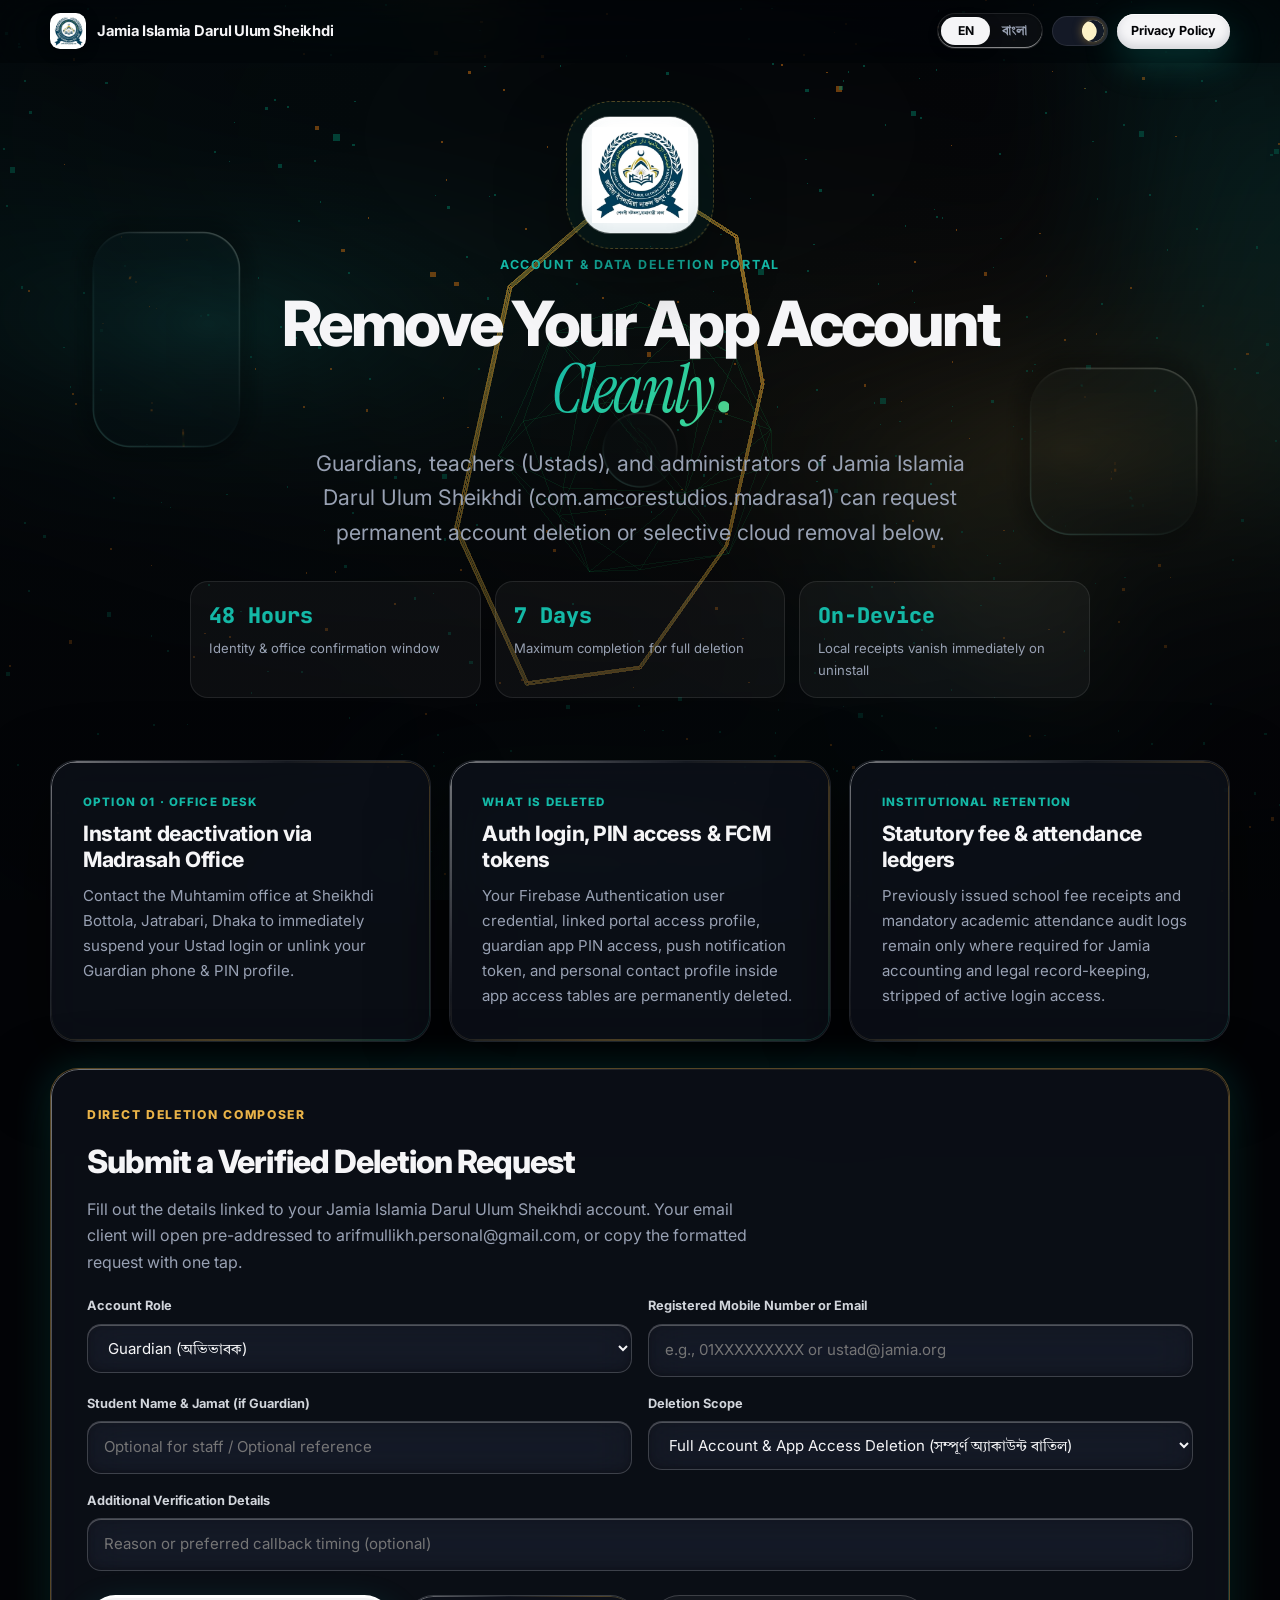
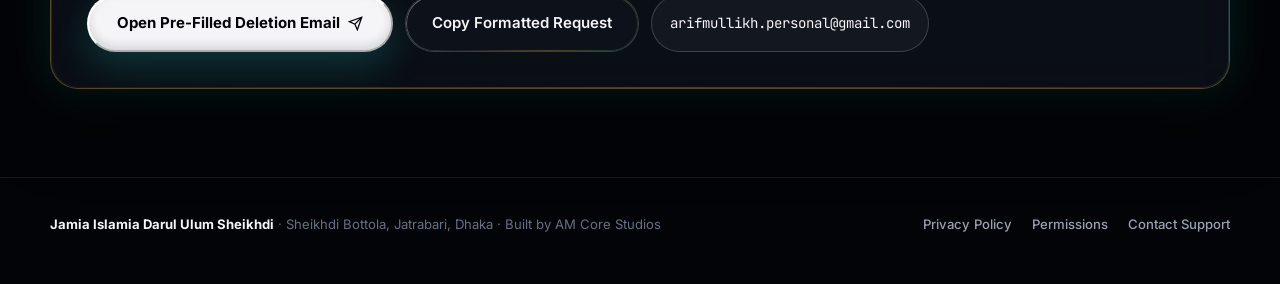
<file: account-deletion.html>
<!DOCTYPE html>
<html lang="en" data-theme="dark">
<head>
  <meta charset="UTF-8">
  <meta name="viewport" content="width=device-width, initial-scale=1.0">
  <meta name="theme-color" content="#030407">
  <title>Account Deletion Portal — Jamia Islamia Darul Ulum Sheikhdi</title>
  <meta name="description" content="Official Google Play compliant Account &amp; Data Deletion guide and request builder for Jamia Islamia Darul Ulum Sheikhdi (com.amcorestudios.madrasa1).">
  <meta property="og:title" content="Account Deletion Portal — Jamia Islamia Darul Ulum Sheikhdi">
  <meta property="og:description" content="Request account deactivation or permanent deletion for Jamia Islamia Darul Ulum Sheikhdi Android app (com.amcorestudios.madrasa1).">
  <meta property="og:type" content="website">
  <meta property="og:url" content="https://arifmullikh.github.io/jamia-islamia-darul-ulum-sheikhdi/account-deletion.html">
  <meta property="og:image" content="https://arifmullikh.github.io/jamia-islamia-darul-ulum-sheikhdi/assets/sheikhdi-seal.png">
  <link rel="icon" type="image/png" href="assets/sheikhdi-seal.png">
  <link rel="apple-touch-icon" href="assets/sheikhdi-seal.png">
  <link rel="preconnect" href="https://fonts.googleapis.com">
  <link rel="preconnect" href="https://fonts.gstatic.com" crossorigin>
  <link href="https://fonts.googleapis.com/css2?family=Instrument+Serif:ital@0;1&family=Inter:wght@400;500;600;700;800&family=JetBrains+Mono:wght@400;600;700&family=Tiro+Bangla:ital@0;1&display=swap" rel="stylesheet">
  <script>
    (function () {
      try {
        var t = localStorage.getItem('sheikhdi_theme') || 'dark';
        document.documentElement.setAttribute('data-theme', t === 'light' ? 'light' : 'dark');
        var m = document.querySelector('meta[name="theme-color"]');
        if (m) m.setAttribute('content', t === 'light' ? '#fbfbfd' : '#030407');
      } catch (_) {}
    })();
  </script>
  <link rel="stylesheet" href="css/styles.css?v=20261127c">
  <link rel="stylesheet" href="css/liquid-glass.css?v=20261127c">
  <style>
    .del-hero { padding: 54px 0 36px; text-align: center; }
    .del-grid { display: grid; grid-template-columns: repeat(12, 1fr); gap: 18px; margin-top: 28px; }
    .del-card {
      padding: 30px; border-radius: 26px; background: var(--surface);
      backdrop-filter: blur(20px); border: 1px solid var(--line); box-shadow: var(--shadow-card);
    }
    .del-form-card {
      margin-top: 26px; padding: 36px; border-radius: 28px;
      background: var(--surface); backdrop-filter: blur(22px);
      border: 1px solid var(--gold-line); box-shadow: var(--shadow-card), var(--shadow-glow);
    }
    .form-grid { display: grid; grid-template-columns: repeat(2, 1fr); gap: 16px; margin-top: 20px; }
    .field-group { display: flex; flex-direction: column; gap: 7px; text-align: left; }
    .field-group.full { grid-column: span 2; }
    .field-label { font-size: 0.8rem; font-weight: 700; color: var(--ink-soft); }
    .glass-input, .glass-select {
      width: 100%; padding: 13px 16px; border-radius: 14px;
      border: 1px solid var(--line-strong); background: var(--surface-glass);
      color: var(--ink); font: inherit; font-size: 0.94rem; outline: none;
      transition: border-color 0.25s ease, box-shadow 0.25s ease;
    }
    .glass-select option { background: var(--bg-elevated); color: var(--ink); }
    .glass-input:focus, .glass-select:focus {
      border-color: var(--teal); box-shadow: 0 0 0 4px var(--teal-soft);
    }
    .sla-strip {
      display: grid; grid-template-columns: repeat(3, 1fr); gap: 14px; margin: 24px 0 0;
    }
    .sla-item {
      padding: 16px 18px; border-radius: 18px; background: var(--surface-glass);
      border: 1px solid var(--line); text-align: left;
    }
    .sla-num { font-family: var(--font-mono); font-size: 1.35rem; font-weight: 800; color: var(--teal); }
    .sla-lbl { font-size: 0.82rem; color: var(--muted); margin-top: 4px; }
    @media (max-width: 820px) {
      .form-grid { grid-template-columns: 1fr; }
      .field-group.full { grid-column: span 1; }
      .sla-strip { grid-template-columns: 1fr; }
      .del-form-card, .del-card { padding: 22px 18px; }
    }
  </style>
</head>
<body>
  <div id="cursorRing" class="cursor-ring" aria-hidden="true"></div>
  <div id="scrollLine" class="scroll-line" aria-hidden="true"></div>
  <canvas id="webgl-canvas" aria-hidden="true"></canvas>
  <div class="vignette-layer" aria-hidden="true"></div>

  <header class="top-nav" id="topNav">
    <div class="container nav-inner">
      <a href="index.html" class="nav-brand" data-cursor="Policy">
        <span class="nav-crest">
          <img src="assets/sheikhdi-seal.png" alt="Jamia Islamia Darul Ulum Sheikhdi Seal" width="32" height="32">
        </span>
        <span class="nav-title" data-en="Jamia Islamia Darul Ulum Sheikhdi" data-bn="জামিয়া ইসলামিয়া দারুল উলুম শেখদী">Jamia Islamia Darul Ulum Sheikhdi</span>
      </a>

      <nav class="nav-controls" aria-label="Navigation Controls">
        <div class="lang-pill" role="group" aria-label="Language Selector">
          <div class="lang-glider" aria-hidden="true"></div>
          <button type="button" id="btnEn" class="lang-btn" onclick="setLang('en')" aria-pressed="true">EN</button>
          <button type="button" id="btnBn" class="lang-btn" onclick="setLang('bn')" aria-pressed="false">বাংলা</button>
        </div>

        <button type="button" id="themeSwitch" class="theme-switch" aria-label="Toggle Light or Dark Theme" aria-pressed="true">
          <span class="switch-orb" aria-hidden="true"></span>
        </button>

        <a href="index.html" class="nav-link-btn" data-cursor="Home" data-en="Privacy Policy" data-bn="গোপনীয়তা নীতি">Privacy Policy</a>
      </nav>
    </div>
  </header>

  <main>
    <section class="del-hero">
      <div class="container hero-inner">
        <div class="seal-medallion" style="width:116px;height:116px;border-radius:28px;margin-bottom:22px;" data-cursor="Seal">
          <img src="assets/sheikhdi-seal.png" alt="Jamia Islamia Darul Ulum Sheikhdi Seal" width="96" height="96">
        </div>

        <div class="hero-eyebrow" data-en="Account &amp; Data Deletion Portal" data-bn="অ্যাকাউন্ট ও তথ্য অপসারণ পোর্টাল">Account &amp; Data Deletion Portal</div>

        <h1 class="hero-h1" style="font-size:clamp(2.2rem,5vw,3.9rem);">
          <span class="lang-en-block" data-lang="en">
            Remove Your App Account <span class="hero-accent"><span class="serif-it">Cleanly</span>.</span>
          </span>
          <span class="lang-bn-block" data-lang="bn" hidden>
            অ্যাকাউন্ট ও তথ্য <span class="hero-accent">স্থায়ীভাবে মুছুন</span>
          </span>
        </h1>

        <p class="hero-lead"
           data-en="Guardians, teachers (Ustads), and administrators of Jamia Islamia Darul Ulum Sheikhdi (com.amcorestudios.madrasa1) can request permanent account deletion or selective cloud removal below."
           data-bn="জামিয়া ইসলামিয়া দারুল উলুম শেখদী অ্যাপের অনুমোদিত অভিভাবক, উস্তাদ ও প্রশাসনিক ব্যবহারকারীরা এই পেজ থেকে সরাসরি অ্যাকাউন্ট বাতিল বা তথ্য মুছে ফেলার আবেদন করতে পারবেন।">
          Guardians, teachers (Ustads), and administrators of Jamia Islamia Darul Ulum Sheikhdi (com.amcorestudios.madrasa1) can request permanent account deletion or selective cloud removal below.
        </p>

        <div class="sla-strip">
          <div class="sla-item">
            <div class="sla-num">48 Hours</div>
            <div class="sla-lbl" data-en="Identity &amp; office confirmation window" data-bn="পরিচয় যাচাই ও প্রাথমিক সাড়া">Identity &amp; office confirmation window</div>
          </div>
          <div class="sla-item">
            <div class="sla-num">7 Days</div>
            <div class="sla-lbl" data-en="Maximum completion for full deletion" data-bn="সর্বোচ্চ সময়সীমায় স্থায়ী অপসারণ">Maximum completion for full deletion</div>
          </div>
          <div class="sla-item">
            <div class="sla-num">On-Device</div>
            <div class="sla-lbl" data-en="Local receipts vanish immediately on uninstall" data-bn="অ্যাপ আনইনস্টল করলেই স্থানীয় ছবি মুছে যায়">Local receipts vanish immediately on uninstall</div>
          </div>
        </div>
      </div>
    </section>

    <section class="section-band" style="padding-top:26px;">
      <div class="container">
        <div class="bento-grid" style="margin-top:0;">
          <article class="bento-tile span-4" data-cursor="Step 1">
            <div>
              <div class="tile-kicker" data-en="OPTION 01 · OFFICE DESK" data-bn="ধাপ ০১ · সরাসরি অফিস">OPTION 01 · OFFICE DESK</div>
              <h3 data-en="Instant deactivation via Madrasah Office" data-bn="মাদরাসা অফিসের মাধ্যমে তাৎক্ষণিক নিষ্ক্রিয়করণ">Instant deactivation via Madrasah Office</h3>
              <p data-en="Contact the Muhtamim office at Sheikhdi Bottola, Jatrabari, Dhaka to immediately suspend your Ustad login or unlink your Guardian phone &amp; PIN profile."
                 data-bn="যাত্রাবাড়ীর শেখদী বটতলা মাদরাসা অফিসে যোগাযোগ করে মুহূর্তের মধ্যে উস্তাদ লগইন বা অভিভাবক পিন সংযোগ বন্ধ করতে পারবেন।">
                Contact the Muhtamim office at Sheikhdi Bottola, Jatrabari, Dhaka to immediately suspend your Ustad login or unlink your Guardian phone &amp; PIN profile.
              </p>
            </div>
          </article>

          <article class="bento-tile span-4" data-cursor="Step 2">
            <div>
              <div class="tile-kicker" data-en="WHAT IS DELETED" data-bn="যা স্থায়ীভাবে মুছে যায়">WHAT IS DELETED</div>
              <h3 data-en="Auth login, PIN access &amp; FCM tokens" data-bn="লগইন প্রোফাইল, পিন ও নোটিফিকেশন টোকেন">Auth login, PIN access &amp; FCM tokens</h3>
              <p data-en="Your Firebase Authentication user credential, linked portal access profile, guardian app PIN access, push notification token, and personal contact profile inside app access tables are permanently deleted."
                 data-bn="আপনার Firebase লগইন অ্যাকাউন্ট, অ্যাপ প্রবেশের পিন, ডিভাইস নোটিফিকেশন টোকেন এবং পোর্টালের ব্যক্তিগত অ্যাক্সেস প্রোফাইল স্থায়ীভাবে মুছে ফেলা হয়।">
                Your Firebase Authentication user credential, linked portal access profile, guardian app PIN access, push notification token, and personal contact profile inside app access tables are permanently deleted.
              </p>
            </div>
          </article>

          <article class="bento-tile span-4" data-cursor="Policy">
            <div>
              <div class="tile-kicker" data-en="INSTITUTIONAL RETENTION" data-bn="আইনি ও প্রাতিষ্ঠানিক সংরক্ষণ">INSTITUTIONAL RETENTION</div>
              <h3 data-en="Statutory fee &amp; attendance ledgers" data-bn="অফিশিয়াল হিসাব ও নিরীক্ষা নথি">Statutory fee &amp; attendance ledgers</h3>
              <p data-en="Previously issued school fee receipts and mandatory academic attendance audit logs remain only where required for Jamia accounting and legal record-keeping, stripped of active login access."
                 data-bn="মাদরাসার অভ্যন্তরীণ আর্থিক অডিট ও জরুরি দাপ্তরিক নথির প্রয়োজনে পূর্বের বেতনের রসিদ বা হিসাব কেবল নিষ্ক্রিয় ও পরিচয়-বিচ্ছিন্ন অবস্থায় সংরক্ষিত থাকতে পারে।">
                Previously issued school fee receipts and mandatory academic attendance audit logs remain only where required for Jamia accounting and legal record-keeping, stripped of active login access.
              </p>
            </div>
          </article>
        </div>

        <!-- Interactive Request Composer -->
        <div class="del-form-card" id="composer">
          <div class="kicker" data-en="Direct Deletion Composer" data-bn="ডিলিট অনুরোধ প্রস্তুতকারক">Direct Deletion Composer</div>
          <h2 style="font-size:clamp(1.45rem,2.8vw,2rem);font-weight:800;letter-spacing:-0.03em;margin-bottom:8px;"
              data-en="Submit a Verified Deletion Request"
              data-bn="অ্যাকাউন্ট ডিলিট করার আবেদন পাঠান">
            Submit a Verified Deletion Request
          </h2>
          <p style="color:var(--muted);max-width:680px;"
             data-en="Fill out the details linked to your Jamia Islamia Darul Ulum Sheikhdi account. Your email client will open pre-addressed to arifmullikh.personal@gmail.com, or copy the formatted request with one tap."
             data-bn="আপনার ব্যবহৃত পদবি ও নিবন্ধিত নম্বর/ইমেইল লিখুন। নিচের বাটনে চাপ দিলে ইমেইল অ্যাপ সরাসরি ঠিকানা ও বার্তাসহ খুলে যাবে, অথবা এক ক্লিকে বার্তাটি কপি করতে পারবেন।">
            Fill out the details linked to your Jamia Islamia Darul Ulum Sheikhdi account. Your email client will open pre-addressed to arifmullikh.personal@gmail.com, or copy the formatted request with one tap.
          </p>

          <form onsubmit="return handleDeleteSubmit(event)">
            <div class="form-grid">
              <div class="field-group">
                <label class="field-label" for="delRole" data-en="Account Role" data-bn="ব্যবহারকারীর ধরন">Account Role</label>
                <select id="delRole" class="glass-select">
                  <option value="Guardian">Guardian (অভিভাবক)</option>
                  <option value="Ustad">Ustad / Teacher (উস্তাদ)</option>
                  <option value="Muhtamim">Muhtamim / Admin (মুহতামিম)</option>
                </select>
              </div>

              <div class="field-group">
                <label class="field-label" for="delContact" data-en="Registered Mobile Number or Email" data-bn="নিবন্ধিত মোবাইল নম্বর বা ইমেইল">Registered Mobile Number or Email</label>
                <input id="delContact" class="glass-input" type="text" required placeholder="e.g., 01XXXXXXXXX or ustad@jamia.org">
              </div>

              <div class="field-group">
                <label class="field-label" for="delStudent" data-en="Student Name &amp; Jamat (if Guardian)" data-bn="ছাত্রের নাম ও জামাত (অভিভাবক হলে)">Student Name &amp; Jamat (if Guardian)</label>
                <input id="delStudent" class="glass-input" type="text" placeholder="Optional for staff / Optional reference">
              </div>

              <div class="field-group">
                <label class="field-label" for="delScope" data-en="Deletion Scope" data-bn="কী মুছতে চান">Deletion Scope</label>
                <select id="delScope" class="glass-select">
                  <option value="Full Account & App Access Deletion">Full Account &amp; App Access Deletion (সম্পূর্ণ অ্যাকাউন্ট বাতিল)</option>
                  <option value="Guardian Phone & PIN Reset / Removal">Guardian Phone &amp; PIN Removal (পিন ও অভিভাবক প্রবেশাধিকার মুছুন)</option>
                  <option value="Notification Token & Partial Data Removal">Notification Token / Selective Data Removal (আংশিক তথ্য অপসারণ)</option>
                </select>
              </div>

              <div class="field-group full">
                <label class="field-label" for="delNotes" data-en="Additional Verification Details" data-bn="অতিরিক্ত তথ্য (ঐচ্ছিক)">Additional Verification Details</label>
                <input id="delNotes" class="glass-input" type="text" placeholder="Reason or preferred callback timing (optional)">
              </div>
            </div>

            <div class="contact-actions" style="justify-content:flex-start;margin-top:24px;">
              <button type="submit" class="apple-btn-primary" data-cursor="Send">
                <span data-en="Open Pre-Filled Deletion Email" data-bn="ইমেইল অ্যাপে আবেদন খুলুন">Open Pre-Filled Deletion Email</span>
                <svg width="15" height="15" viewBox="0 0 24 24" fill="none" stroke="currentColor" stroke-width="2" aria-hidden="true"><path d="M22 2L11 13M22 2l-7 20-4-9-9-4 20-7z"/></svg>
              </button>
              <button type="button" class="apple-btn-secondary" onclick="copyDeletionRequest()" data-cursor="Copy" data-en="Copy Formatted Request" data-bn="আবেদন বার্তা কপি করুন">
                Copy Formatted Request
              </button>
              <button type="button" class="email-chip" style="margin-bottom:0;" onclick="copyText('arifmullikh.personal@gmail.com')" data-cursor="Copy">
                arifmullikh.personal@gmail.com
              </button>
            </div>
          </form>
        </div>
      </div>
    </section>
  </main>

  <footer>
    <div class="container footer-inner">
      <div>
        <strong style="color:var(--ink);" data-en="Jamia Islamia Darul Ulum Sheikhdi" data-bn="জামিয়া ইসলামিয়া দারুল উলুম শেখদী">Jamia Islamia Darul Ulum Sheikhdi</strong>
        <span> · </span>
        <span data-en="Sheikhdi Bottola, Jatrabari, Dhaka · Built by AM Core Studios" data-bn="শেখদী বটতলা, যাত্রাবাড়ী, ঢাকা · কারিগরি নির্মাণে AM Core Studios">Sheikhdi Bottola, Jatrabari, Dhaka · Built by AM Core Studios</span>
      </div>
      <ul class="footer-links">
        <li><a href="index.html" data-en="Privacy Policy" data-bn="গোপনীয়তা নীতি">Privacy Policy</a></li>
        <li><a href="index.html#s4" data-en="Permissions" data-bn="অনুমতি">Permissions</a></li>
        <li><a href="mailto:arifmullikh.personal@gmail.com" data-en="Contact Support" data-bn="সহায়তা">Contact Support</a></li>
      </ul>
    </div>
  </footer>

  <button type="button" id="backTop" class="back-top" onclick="window.smoothScrollTo(0)" aria-label="Back to top">
    <svg class="ring" viewBox="0 0 46 46" fill="none" aria-hidden="true">
      <circle cx="23" cy="23" r="19" stroke="var(--line)" stroke-width="2" />
      <circle id="ringArc" cx="23" cy="23" r="19" stroke="var(--teal)" stroke-width="2" stroke-linecap="round" stroke-dasharray="119.38" stroke-dashoffset="119.38" />
    </svg>
    <svg width="16" height="16" viewBox="0 0 24 24" fill="none" stroke="currentColor" stroke-width="2.2" aria-hidden="true"><path d="M12 19V5M5 12l7-7 7 7"/></svg>
  </button>

  <div id="toast" class="toast" role="status" aria-live="polite"></div>

  <script src="vendor/three.min.js"></script>
  <script src="vendor/gsap.min.js"></script>
  <script src="vendor/ScrollTrigger.min.js"></script>
  <script src="vendor/lenis.min.js"></script>
  <script src="js/webgl-stage.js?v=20261127e"></script>
  <script src="js/motion-engine.js?v=20261127c"></script>
  <script src="js/liquid-glass.js?v=20261127c"></script>
  <script src="js/app.js?v=20261127c"></script>
  <script>
    function buildDeletionBody() {
      var role = document.getElementById('delRole').value;
      var contact = document.getElementById('delContact').value.trim() || '[Enter Registered Phone / Email]';
      var student = document.getElementById('delStudent').value.trim() || 'N/A';
      var scope = document.getElementById('delScope').value;
      var notes = document.getElementById('delNotes').value.trim() || 'None';
      return [
        'Assalamu Alaikum,',
        '',
        'Please process the following account/data deletion request for Jamia Islamia Darul Ulum Sheikhdi (com.amcorestudios.madrasa1):',
        '',
        '- Account Role: ' + role,
        '- Registered Phone / Email: ' + contact,
        '- Student Name & Jamat: ' + student,
        '- Deletion Scope: ' + scope,
        '- Additional Notes: ' + notes,
        '',
        'Thank you.'
      ].join('\n');
    }

    function handleDeleteSubmit(e) {
      e.preventDefault();
      var subject = encodeURIComponent('Account Deletion Request - Jamia Islamia Darul Ulum Sheikhdi');
      var body = encodeURIComponent(buildDeletionBody());
      window.location.href = 'mailto:arifmullikh.personal@gmail.com?subject=' + subject + '&body=' + body;
      return false;
    }

    function copyDeletionRequest() {
      copyText(
        buildDeletionBody(),
        document.body.classList.contains('lang-bn') ? 'অ্যাকাউন্ট ডিলিট আবেদনের বার্তা' : 'Deletion request template'
      );
    }
  </script>
</body>
</html>
</file>
<file: css/styles.css>
:root {
  color-scheme: dark;
  --bg: #030407;
  --bg-elevated: #0a0d14;
  --surface: rgba(15, 19, 28, 0.72);
  --surface-strong: rgba(20, 25, 37, 0.92);
  --surface-glass: rgba(255, 255, 255, 0.04);
  --ink: #f5f5f7;
  --ink-soft: #d1d5db;
  --muted: #98a1b3;
  --dim: #647084;
  --line: rgba(255, 255, 255, 0.09);
  --line-strong: rgba(255, 255, 255, 0.18);
  --teal: #14b8a6;
  --teal-soft: rgba(20, 184, 166, 0.14);
  --emerald: #10b981;
  --gold: #eab348;
  --gold-soft: rgba(234, 179, 72, 0.12);
  --gold-line: rgba(234, 179, 72, 0.34);
  --shadow-card: 0 28px 72px rgba(0, 0, 0, 0.55);
  --shadow-glow: 0 0 42px rgba(20, 184, 166, 0.22);
  --font-sans: 'Inter', 'Tiro Bangla', -apple-system, BlinkMacSystemFont, 'Segoe UI', sans-serif;
  --font-serif: 'Instrument Serif', Georgia, serif;
  --font-bn: 'Tiro Bangla', 'Inter', serif;
  --font-bn-serif: 'Tiro Bangla', 'Inter', serif;
  --font-mono: 'JetBrains Mono', ui-monospace, monospace;
  --ease-out: cubic-bezier(0.16, 1, 0.3, 1);
  --ease-spring: cubic-bezier(0.34, 1.56, 0.64, 1);
}

[data-theme="light"] {
  color-scheme: light;
  --bg: #fbfbfd;
  --bg-elevated: #f2f4f8;
  --surface: rgba(255, 255, 255, 0.84);
  --surface-strong: rgba(255, 255, 255, 0.96);
  --surface-glass: rgba(15, 23, 42, 0.035);
  --ink: #111827;
  --ink-soft: #374151;
  --muted: #525f75;
  --dim: #7b879a;
  --line: rgba(15, 23, 42, 0.085);
  --line-strong: rgba(15, 23, 42, 0.17);
  --teal: #03536b;
  --teal-soft: rgba(3, 83, 107, 0.1);
  --emerald: #047857;
  --gold: #a16e11;
  --gold-soft: rgba(180, 128, 22, 0.1);
  --gold-line: rgba(180, 128, 22, 0.3);
  --shadow-card: 0 22px 58px rgba(15, 23, 42, 0.075);
  --shadow-glow: 0 0 36px rgba(3, 83, 107, 0.14);
}

*, *::before, *::after { box-sizing: border-box; margin: 0; padding: 0; }
[hidden] { display: none !important; }

html.lenis, html.lenis body { height: auto; }
.lenis.lenis-smooth { scroll-behavior: auto !important; }
.lenis.lenis-smooth [data-lenis-prevent] { overscroll-behavior: contain; }
.lenis.lenis-stopped { overflow: hidden; }

body {
  background-color: var(--bg);
  color: var(--ink);
  font-family: var(--font-sans);
  line-height: 1.66;
  min-height: 100vh;
  overflow-x: hidden;
  -webkit-font-smoothing: antialiased;
  -moz-osx-font-smoothing: grayscale;
  transition: background-color 0.45s var(--ease-out), color 0.35s var(--ease-out);
}

body.lang-bn {
  font-family: var(--font-bn);
  line-height: 1.84;
  letter-spacing: 0;
}
body.lang-bn h1,
body.lang-bn h2,
body.lang-bn h3,
body.lang-bn h4 {
  font-family: var(--font-bn-serif);
  font-weight: 400;
  letter-spacing: 0;
}

::selection { background: rgba(20, 184, 166, 0.3); color: var(--ink); }
a { color: var(--teal); text-decoration: none; }
a:hover { text-decoration: underline; }
button { font: inherit; color: inherit; cursor: pointer; }

/* View Transitions circular theme wipe */
::view-transition-old(root),
::view-transition-new(root) { animation: none; mix-blend-mode: normal; }
::view-transition-new(root) { animation: themeClipWipe 0.65s var(--ease-out) both; }
@keyframes themeClipWipe {
  from { clip-path: circle(0px at var(--vt-x, 82%) var(--vt-y, 38px)); }
  to { clip-path: circle(155vmax at var(--vt-x, 82%) var(--vt-y, 38px)); }
}

/* Cinematic Curtain Preloader */
.preloader {
  position: fixed;
  inset: 0;
  z-index: 900;
  background: #030407;
  display: flex;
  flex-direction: column;
  align-items: center;
  justify-content: center;
  gap: 20px;
  pointer-events: none;
}
.preloader.is-done { display: none; }
.preloader-crest {
  position: relative;
  width: 104px;
  height: 104px;
  border-radius: 26px;
  background: #ffffff;
  padding: 8px;
  box-shadow: 0 0 60px rgba(20, 184, 166, 0.35);
}
.preloader-crest img {
  width: 100%; height: 100%; object-fit: contain; display: block;
}
.preloader-ring {
  position: absolute;
  inset: -14px;
  transform: rotate(-90deg);
}
.preloader-bar {
  width: 160px;
  height: 2px;
  background: rgba(255, 255, 255, 0.1);
  border-radius: 999px;
  overflow: hidden;
}
.preloader-fill {
  width: 100%;
  height: 100%;
  background: linear-gradient(90deg, #14b8a6, #eab348);
  transform-origin: left center;
  transform: scaleX(0);
}
.preloader-pct {
  font-family: var(--font-mono);
  font-size: 0.72rem;
  letter-spacing: 0.18em;
  color: #98a1b3;
}

/* Custom Magnetic Cursor (Desktop pointer only) */
.cursor-ring {
  position: fixed;
  top: 0; left: 0;
  width: 34px; height: 34px;
  margin-left: -17px; margin-top: -17px;
  border-radius: 999px;
  border: 1.5px solid rgba(234, 179, 72, 0.55);
  background: transparent;
  pointer-events: none;
  z-index: 800;
  opacity: 0;
  display: flex;
  align-items: center;
  justify-content: center;
  font-size: 0.65rem;
  font-weight: 800;
  letter-spacing: 0.08em;
  text-transform: uppercase;
  color: var(--ink);
  transition: width 0.28s var(--ease-spring), height 0.28s var(--ease-spring), margin 0.28s var(--ease-spring), background-color 0.25s ease, border-color 0.25s ease, opacity 0.25s ease;
}
.cursor-ring.active { opacity: 1; }
.cursor-ring.is-hover {
  width: 52px; height: 52px;
  margin-left: -26px; margin-top: -26px;
  border-color: var(--teal);
  background: rgba(20, 184, 166, 0.14);
}
.cursor-ring.has-label {
  width: 90px; height: 34px;
  margin-left: -45px; margin-top: -17px;
  background: var(--surface-strong);
  border-color: var(--gold-line);
}
@media (hover: none), (pointer: coarse) {
  .cursor-ring { display: none !important; }
}

/* Top Scroll Progress Line */
.scroll-line {
  position: fixed;
  top: 0; left: 0; right: 0;
  height: 2.5px;
  z-index: 350;
  pointer-events: none;
  background: linear-gradient(90deg, var(--teal), var(--emerald), var(--gold));
  transform-origin: left center;
  transform: scaleX(0);
  box-shadow: 0 0 16px rgba(20, 184, 166, 0.65);
}

/* Real-Time Three.js WebGL Canvas Stage */
#webgl-canvas {
  position: fixed;
  inset: 0;
  width: 100%;
  height: 100%;
  z-index: 0;
  pointer-events: none;
}

.vignette-layer {
  position: fixed;
  inset: 0;
  z-index: 0;
  pointer-events: none;
  background: radial-gradient(ellipse 85% 65% at 50% 15%, transparent 25%, rgba(3, 4, 7, 0.58) 100%);
}
[data-theme="light"] .vignette-layer {
  background: radial-gradient(ellipse 85% 65% at 50% 15%, transparent 35%, rgba(242, 244, 248, 0.62) 100%);
}

.container {
  width: min(1180px, calc(100% - 40px));
  margin: 0 auto;
  position: relative;
  z-index: 2;
}

/* Apple Frosted Floating Navbar */
header.top-nav {
  position: sticky;
  top: 0;
  z-index: 250;
  border-bottom: 1px solid transparent;
  background: rgba(3, 4, 7, 0.52);
  backdrop-filter: saturate(180%) blur(24px);
  -webkit-backdrop-filter: saturate(180%) blur(24px);
  transition: background-color 0.35s ease, border-color 0.35s ease;
}
[data-theme="light"] header.top-nav {
  background: rgba(251, 251, 253, 0.76);
}
header.top-nav.scrolled { border-bottom-color: var(--line); }

.nav-inner {
  height: 62px;
  display: flex;
  align-items: center;
  justify-content: space-between;
  gap: 14px;
}
.nav-brand {
  display: flex; align-items: center; gap: 11px; color: var(--ink); min-width: 0;
}
.nav-brand:hover { text-decoration: none; }
.nav-crest {
  width: 36px; height: 36px; flex: 0 0 36px;
  border-radius: 10px;
  background: #ffffff;
  padding: 2.5px;
  box-shadow: 0 3px 14px rgba(0, 0, 0, 0.25);
  overflow: hidden;
}
.nav-crest img { width: 100%; height: 100%; object-fit: contain; display: block; }
.nav-title {
  font-size: 0.92rem; font-weight: 700; letter-spacing: -0.02em;
  white-space: nowrap; overflow: hidden; text-overflow: ellipsis;
}

.nav-controls { display: flex; align-items: center; gap: 9px; flex-shrink: 0; }

.lang-pill {
  position: relative; display: inline-grid; grid-template-columns: 1fr 1fr;
  padding: 3px; border-radius: 999px;
  background: var(--surface-glass); border: 1px solid var(--line);
}
.lang-glider {
  position: absolute; top: 3px; left: 3px;
  width: calc((100% - 6px) / 2); height: calc(100% - 6px);
  border-radius: 999px; background: var(--ink);
  transition: transform 0.42s var(--ease-spring);
}
body.lang-bn .lang-glider { transform: translateX(100%); }
.lang-btn {
  position: relative; z-index: 1; border: 0; background: transparent;
  padding: 4px 12px; font-size: 0.76rem; font-weight: 700; color: var(--muted);
  transition: color 0.25s ease; white-space: nowrap;
}
.lang-btn[aria-pressed="true"] { color: var(--bg); }

.theme-switch {
  position: relative; width: 56px; height: 30px; border-radius: 999px;
  border: 1px solid var(--line); background: #141926; overflow: hidden; padding: 0;
  transition: background 0.45s ease, transform 0.25s var(--ease-spring);
}
[data-theme="light"] .theme-switch { background: #7ec4f8; }
.theme-switch:hover { transform: scale(1.05); }
.switch-orb {
  position: absolute; top: 3px; left: 3px; width: 22px; height: 22px; border-radius: 50%;
  background: #fde047; box-shadow: 0 0 10px rgba(253, 224, 71, 0.75);
  transition: transform 0.52s var(--ease-spring), background 0.4s ease, box-shadow 0.4s ease;
}
[data-theme="dark"] .switch-orb {
  transform: translateX(26px) rotate(-20deg);
  background: #fef3c7;
  box-shadow: inset -6px -2px 0 1px #141926, 0 0 10px rgba(234, 179, 72, 0.5);
}

.nav-link-btn {
  display: inline-flex; align-items: center; gap: 6px;
  padding: 7px 14px; border-radius: 999px;
  font-size: 0.78rem; font-weight: 700;
  background: var(--ink); color: var(--bg);
  transition: transform 0.25s var(--ease-spring), opacity 0.25s ease;
  white-space: nowrap;
}
.nav-link-btn:hover { text-decoration: none; transform: scale(1.03); opacity: 0.9; }
.nav-ghost-btn {
  display: inline-flex; align-items: center; gap: 6px;
  padding: 7px 12px; border-radius: 999px;
  font-size: 0.78rem; font-weight: 600;
  border: 1px solid var(--line); background: transparent; color: var(--ink);
  transition: border-color 0.25s ease, background 0.25s ease;
}
.nav-ghost-btn:hover { border-color: var(--line-strong); background: var(--surface-glass); }

/* Hero Stage */
.hero-stage {
  position: relative;
  padding: 66px 0 54px;
  text-align: center;
  overflow: hidden;
}
.hero-inner {
  max-width: 900px;
  margin: 0 auto;
  will-change: transform, opacity;
  transform-origin: center top;
}

.seal-medallion {
  position: relative;
  width: 148px; height: 148px;
  margin: 0 auto 28px;
  border-radius: 36px;
  background: #ffffff;
  padding: 10px;
  box-shadow:
    0 0 0 1px rgba(255, 255, 255, 0.22),
    0 0 0 16px rgba(20, 184, 166, 0.06),
    0 28px 75px rgba(0, 0, 0, 0.6);
  transform-style: preserve-3d;
  will-change: transform;
}
[data-theme="light"] .seal-medallion {
  box-shadow:
    0 0 0 1px rgba(0, 0, 0, 0.08),
    0 0 0 16px rgba(3, 83, 107, 0.05),
    0 26px 56px rgba(15, 23, 42, 0.14);
}
.seal-medallion::before {
  content: ''; position: absolute; inset: -16px; border-radius: 46px;
  border: 1px dashed var(--gold-line);
  animation: haloPulse 4.5s ease-in-out infinite alternate;
}
@keyframes haloPulse {
  from { transform: scale(1); opacity: 0.45; }
  to { transform: scale(1.04); opacity: 0.95; }
}
.seal-medallion img { width: 100%; height: 100%; object-fit: contain; display: block; }

.hero-eyebrow {
  font-size: 0.78rem; font-weight: 700; letter-spacing: 0.14em;
  text-transform: uppercase; color: var(--teal); margin-bottom: 16px;
}
body.lang-bn .hero-eyebrow { letter-spacing: 0.03em; font-size: 0.9rem; }

.hero-h1 {
  font-size: clamp(2.9rem, 6.8vw, 5.4rem);
  font-weight: 800; letter-spacing: -0.048em; line-height: 1.02; margin-bottom: 22px;
}
body.lang-bn .hero-h1 {
  font-family: var(--font-bn-serif);
  font-size: clamp(2.55rem, 5.6vw, 4.65rem);
  font-weight: 400; letter-spacing: 0; line-height: 1.22;
}
.split-line { overflow: hidden; display: block; }
.split-inner { display: block; will-change: transform, opacity; }
.hero-accent {
  background: linear-gradient(125deg, var(--teal) 0%, #34d399 45%, var(--gold) 100%);
  background-size: 200% auto;
  -webkit-background-clip: text;
  -webkit-text-fill-color: transparent;
  animation: shimmerGrad 6s linear infinite;
}
@keyframes shimmerGrad { to { background-position: 200% center; } }
.serif-it { font-family: var(--font-serif); font-style: italic; font-weight: 400; font-size: 1.08em; padding-right: 4px; }
body.lang-bn .serif-it { font-family: var(--font-bn-serif); font-style: italic; font-weight: 400; font-size: 1.02em; }

.hero-lead {
  font-size: clamp(1.06rem, 1.9vw, 1.34rem);
  color: var(--muted); max-width: 680px; margin: 0 auto 32px; line-height: 1.6;
}

.hero-cta {
  display: inline-flex; flex-wrap: wrap; justify-content: center; gap: 12px; margin-bottom: 32px;
}
.apple-btn-primary {
  position: relative; overflow: hidden;
  display: inline-flex; align-items: center; gap: 8px;
  padding: 14px 28px; border-radius: 999px;
  background: var(--ink); color: var(--bg);
  font-weight: 700; font-size: 0.94rem;
  box-shadow: 0 12px 34px rgba(0, 0, 0, 0.25);
  transition: transform 0.28s var(--ease-spring), opacity 0.25s ease;
}
.apple-btn-primary:hover { text-decoration: none; transform: scale(1.04); opacity: 0.94; }
.apple-btn-secondary {
  display: inline-flex; align-items: center; gap: 8px;
  padding: 14px 26px; border-radius: 999px;
  background: var(--surface); color: var(--ink);
  border: 1px solid var(--line-strong);
  backdrop-filter: blur(14px);
  font-weight: 600; font-size: 0.94rem;
  transition: transform 0.28s var(--ease-spring), border-color 0.25s ease, background-color 0.25s ease;
}
.apple-btn-secondary:hover { text-decoration: none; transform: scale(1.04); border-color: var(--gold-line); }

.hero-meta-line {
  display: flex; flex-wrap: wrap; justify-content: center; gap: 10px 20px;
  font-size: 0.82rem; color: var(--dim);
}
.hero-meta-line code { font-family: var(--font-mono); color: var(--gold); font-size: 0.78rem; }

/* Infinite Trust Marquee Ribbon */
.marquee-band {
  position: relative;
  z-index: 2;
  padding: 16px 0;
  border-top: 1px solid var(--line);
  border-bottom: 1px solid var(--line);
  background: var(--surface);
  backdrop-filter: blur(18px);
  overflow: hidden;
  mask-image: linear-gradient(90deg, transparent, black 10%, black 90%, transparent);
  -webkit-mask-image: linear-gradient(90deg, transparent, black 10%, black 90%, transparent);
}
.marquee-track {
  display: flex;
  width: max-content;
  gap: 36px;
  animation: marqueeRun 34s linear infinite;
}
.marquee-band:hover .marquee-track { animation-play-state: paused; }
.marquee-item {
  display: inline-flex; align-items: center; gap: 10px;
  font-size: 0.82rem; font-weight: 700; letter-spacing: 0.06em;
  text-transform: uppercase; color: var(--ink-soft); white-space: nowrap;
}
body.lang-bn .marquee-item { letter-spacing: 0.01em; font-size: 0.88rem; }
.marquee-dot {
  width: 6px; height: 6px; border-radius: 50%;
  background: var(--gold); box-shadow: 0 0 10px var(--gold);
}
@keyframes marqueeRun {
  from { transform: translateX(0); }
  to { transform: translateX(-50%); }
}

/* GSAP Pinned Scrollytelling Showcase */
.band-showcase {
  position: relative;
  z-index: 2;
  padding: 96px 0;
}
.showcase-header {
  max-width: 720px;
  margin-bottom: 52px;
}
.kicker {
  font-size: 0.76rem; font-weight: 800; letter-spacing: 0.14em;
  text-transform: uppercase; color: var(--gold); margin-bottom: 10px;
}
body.lang-bn .kicker { letter-spacing: 0.03em; font-size: 0.85rem; }
.display-title {
  font-size: clamp(2rem, 4.4vw, 3.45rem);
  font-weight: 800; letter-spacing: -0.04em; line-height: 1.07;
}
body.lang-bn .display-title {
  font-family: var(--font-bn-serif);
  font-size: clamp(1.95rem, 4vw, 3.15rem);
  font-weight: 400; letter-spacing: 0; line-height: 1.28;
}

.showcase-grid {
  display: grid;
  grid-template-columns: minmax(0, 1fr) minmax(340px, 460px);
  gap: 56px;
  align-items: start;
}
.chapters {
  display: flex;
  flex-direction: column;
  gap: 26px;
}
.chapter {
  padding: 28px 30px;
  border-radius: 24px;
  border: 1px solid var(--line);
  background: var(--surface);
  backdrop-filter: blur(18px);
  opacity: 0.36;
  cursor: pointer;
  transition: opacity 0.45s ease, transform 0.45s var(--ease-out), border-color 0.35s ease, box-shadow 0.35s ease;
}
.chapter:hover { opacity: 0.74; }
.chapter.active {
  opacity: 1;
  border-color: var(--gold-line);
  box-shadow: var(--shadow-card), var(--shadow-glow);
  transform: translateX(8px);
}
.chapter-num {
  font-family: var(--font-mono); font-size: 0.74rem; font-weight: 700;
  color: var(--teal); margin-bottom: 10px;
}
.chapter.active .chapter-num { color: var(--gold); }
.chapter h3 {
  font-size: clamp(1.26rem, 2.2vw, 1.65rem);
  font-weight: 750; letter-spacing: -0.025em; margin-bottom: 10px; line-height: 1.25;
}
.chapter p { font-size: 0.96rem; color: var(--muted); line-height: 1.68; }

.device-pin-col {
  width: 100%;
}
.device-frame {
  position: relative;
  border-radius: 44px;
  padding: 14px;
  background: linear-gradient(145deg, #272c38, #0f1219);
  border: 1px solid rgba(255, 255, 255, 0.16);
  box-shadow: 0 42px 100px rgba(0, 0, 0, 0.65), inset 0 1px 0 rgba(255, 255, 255, 0.22);
  transform-style: preserve-3d;
  will-change: transform;
}
[data-theme="light"] .device-frame {
  background: linear-gradient(145deg, #e5e7eb, #cbd5e1);
  border-color: rgba(0, 0, 0, 0.12);
  box-shadow: 0 34px 80px rgba(15, 23, 42, 0.15), inset 0 1px 0 #ffffff;
}
.device-screen {
  position: relative;
  height: 470px;
  border-radius: 32px;
  background: #06080d;
  overflow: hidden;
  border: 1px solid rgba(255, 255, 255, 0.08);
  display: flex; flex-direction: column; justify-content: space-between;
  padding: 20px; color: #f5f5f7;
}
[data-theme="light"] .device-screen {
  background: #ffffff; color: #111827; border-color: rgba(0, 0, 0, 0.06);
}
.dynamic-island {
  width: 106px; height: 24px; border-radius: 999px; background: #000000;
  margin: 0 auto; display: flex; align-items: center; justify-content: center;
  border: 1px solid rgba(255, 255, 255, 0.08); flex-shrink: 0;
}
.island-dot { width: 6px; height: 6px; border-radius: 50%; background: #10b981; box-shadow: 0 0 10px #10b981; }

.scenes-stage { position: relative; flex: 1; margin: 12px 0; }
.scene {
  position: absolute; inset: 0;
  display: flex; flex-direction: column; align-items: center; justify-content: center;
  opacity: 0; transform: scale(0.9) translateY(18px);
  pointer-events: none; text-align: center;
  transition: opacity 0.55s var(--ease-out), transform 0.65s var(--ease-out);
}
.scene.active { opacity: 1; transform: scale(1) translateY(0); pointer-events: auto; }

.shield-core {
  position: relative; width: 126px; height: 126px; border-radius: 50%;
  display: grid; place-items: center;
  background: radial-gradient(circle, rgba(20, 184, 166, 0.28), rgba(20, 184, 166, 0.04) 70%);
  border: 1px solid rgba(20, 184, 166, 0.5);
  margin-bottom: 20px;
}
.shield-ring {
  position: absolute; inset: -16px; border-radius: 50%;
  border: 1px dashed rgba(234, 179, 72, 0.55);
  animation: spinSlow 20s linear infinite;
}
.shield-pulse {
  position: absolute; inset: -6px; border-radius: 50%;
  border: 1px solid rgba(20, 184, 166, 0.45);
  animation: shockwave 2.6s ease-out infinite;
}
@keyframes spinSlow { to { transform: rotate(360deg); } }
@keyframes shockwave {
  from { transform: scale(0.95); opacity: 0.75; }
  to { transform: scale(1.42); opacity: 0; }
}
.blocked-tag {
  position: absolute; font-family: var(--font-mono); font-size: 0.66rem; font-weight: 700;
  padding: 4px 9px; border-radius: 999px;
  background: rgba(239, 68, 68, 0.16); border: 1px solid rgba(239, 68, 68, 0.42);
  color: #f87171; animation: floatTag 3.4s ease-in-out infinite;
}
.bt-1 { top: -8px; left: -54px; }
.bt-2 { bottom: 6px; right: -56px; animation-delay: 1.2s; }
@keyframes floatTag { 0%, 100% { transform: translateY(0); } 50% { transform: translateY(-7px); } }

.wallet-stack { width: 100%; display: grid; gap: 10px; margin-bottom: 16px; }
.wallet-card {
  padding: 13px 15px; border-radius: 16px; text-align: left;
  display: flex; align-items: center; justify-content: space-between;
  border: 1px solid var(--line); background: var(--surface-glass);
  transform: translateY(18px); opacity: 0;
  transition: transform 0.55s var(--ease-out), opacity 0.45s ease;
}
.scene.active .wallet-card { transform: translateY(0); opacity: 1; }
.scene.active .wallet-card:nth-child(1) { transition-delay: 0.06s; }
.scene.active .wallet-card:nth-child(2) { transition-delay: 0.14s; }
.scene.active .wallet-card:nth-child(3) { transition-delay: 0.22s; }
.wallet-card strong { display: block; font-size: 0.86rem; }
.wallet-card small { display: block; font-size: 0.72rem; color: var(--muted); }
.lock-pill {
  font-size: 0.68rem; font-weight: 700; padding: 4px 9px; border-radius: 999px;
  background: var(--teal-soft); color: var(--teal);
}

.receipt-box {
  width: 174px; height: 158px; border-radius: 22px;
  border: 1.5px solid var(--gold-line);
  background: linear-gradient(160deg, var(--teal-soft), var(--gold-soft));
  display: flex; flex-direction: column; align-items: center; justify-content: center; gap: 10px;
  position: relative; margin-bottom: 18px;
}
.scan-beam {
  position: absolute; left: 14px; right: 14px; height: 2px;
  background: linear-gradient(90deg, transparent, var(--gold), transparent);
  animation: scanSweep 2.4s ease-in-out infinite;
}
@keyframes scanSweep {
  0%, 100% { top: 24px; opacity: 0.25; }
  50% { top: 130px; opacity: 1; }
}

.compass-dial {
  position: relative; width: 148px; height: 148px; border-radius: 50%;
  border: 1.5px solid var(--line-strong); display: grid; place-items: center;
  margin-bottom: 18px; background: radial-gradient(circle, var(--teal-soft), transparent 70%);
}
.compass-needle-anim {
  transition: transform 1.15s var(--ease-spring); transform: rotate(-40deg);
}
.scene.active .compass-needle-anim { transform: rotate(42deg); }

.scene-caption h4 { font-size: 1.06rem; font-weight: 750; margin-bottom: 6px; }
.scene-caption p { font-size: 0.84rem; color: var(--muted); max-width: 280px; margin: 0 auto; }

.device-dots { display: flex; justify-content: center; gap: 8px; }
.d-dot {
  width: 8px; height: 8px; border-radius: 999px; border: 0; padding: 0;
  background: var(--line-strong); transition: width 0.35s var(--ease-out), background 0.3s ease;
}
.d-dot.active { width: 24px; background: var(--teal); }

/* 3D Perspective Bento Section */
.section-band { position: relative; z-index: 2; padding: 88px 0; }
.bento-grid { display: grid; grid-template-columns: repeat(12, 1fr); gap: 18px; margin-top: 42px; }
.bento-tile {
  position: relative; padding: 32px; border-radius: 26px;
  background: var(--surface); backdrop-filter: blur(20px);
  border: 1px solid var(--line); box-shadow: var(--shadow-card);
  overflow: hidden;
  display: flex; flex-direction: column; justify-content: space-between; gap: 20px;
  transform-style: preserve-3d;
  transition: border-color 0.3s ease, box-shadow 0.35s ease;
}
.bento-tile::before {
  content: ''; position: absolute; inset: 0;
  background: radial-gradient(380px circle at var(--mx, -200px) var(--my, -200px), rgba(20, 184, 166, 0.15), transparent 60%);
  opacity: 0; transition: opacity 0.3s ease; pointer-events: none;
}
.bento-tile:hover::before { opacity: 1; }
.bento-tile:hover { border-color: var(--gold-line); }
.span-7 { grid-column: span 7; }
.span-5 { grid-column: span 5; }
.span-4 { grid-column: span 4; }
.tile-kicker {
  font-size: 0.72rem; font-weight: 800; text-transform: uppercase;
  letter-spacing: 0.1em; color: var(--teal); margin-bottom: 8px;
}
body.lang-bn .tile-kicker { letter-spacing: 0.02em; font-size: 0.8rem; }
.bento-tile h3 { font-size: 1.32rem; font-weight: 750; letter-spacing: -0.02em; margin-bottom: 10px; line-height: 1.26; }
.bento-tile p { font-size: 0.94rem; color: var(--muted); line-height: 1.66; }

/* Interactive Role Section */
.role-section {
  padding: 42px; border-radius: 30px;
  background: var(--surface); backdrop-filter: blur(20px);
  border: 1px solid var(--line); box-shadow: var(--shadow-card);
}
.role-top {
  display: flex; align-items: flex-end; justify-content: space-between;
  flex-wrap: wrap; gap: 20px; margin-bottom: 28px; padding-bottom: 22px;
  border-bottom: 1px solid var(--line);
}
.segmented {
  position: relative; display: inline-grid; grid-template-columns: repeat(3, 1fr);
  padding: 4px; border-radius: 999px;
  background: var(--surface-glass); border: 1px solid var(--line);
  min-width: min(100%, 390px);
}
.seg-glider {
  position: absolute; top: 4px; left: 4px;
  width: calc((100% - 8px) / 3); height: calc(100% - 8px);
  border-radius: 999px; background: var(--ink);
  transition: transform 0.42s var(--ease-spring);
}
.seg-btn {
  position: relative; z-index: 1; border: 0; background: transparent;
  padding: 9px 14px; font-size: 0.84rem; font-weight: 700;
  color: var(--muted); transition: color 0.25s ease; text-align: center;
}
.seg-btn[aria-selected="true"] { color: var(--bg); }
.role-cols {
  display: grid; grid-template-columns: repeat(3, 1fr); gap: 22px;
  transition: opacity 0.22s ease, transform 0.3s var(--ease-out);
}
.role-cols.swapping { opacity: 0; transform: translateY(8px); }
.role-col h4 {
  font-size: 0.78rem; font-weight: 800; text-transform: uppercase;
  letter-spacing: 0.08em; color: var(--gold); margin-bottom: 12px;
}
body.lang-bn .role-col h4 { letter-spacing: 0.02em; font-size: 0.86rem; }
.role-col ul { list-style: none; display: grid; gap: 10px; }
.role-col li {
  position: relative; padding-left: 16px;
  font-size: 0.92rem; color: var(--ink-soft); line-height: 1.58;
}
.role-col li::before {
  content: ''; position: absolute; left: 0; top: 9px;
  width: 6px; height: 6px; border-radius: 50%; background: var(--teal);
}

/* Editorial Policy Reference */
.details-layout { display: grid; grid-template-columns: 250px minmax(0, 1fr); gap: 48px; align-items: start; }
.toc-nav { position: sticky; top: 88px; padding: 8px 0; border-left: 1px solid var(--line); }
.toc-label {
  font-size: 0.74rem; font-weight: 800; letter-spacing: 0.1em;
  text-transform: uppercase; color: var(--dim); padding: 0 0 12px 18px;
}
.toc-links { position: relative; list-style: none; display: flex; flex-direction: column; gap: 2px; }
.toc-bar {
  position: absolute; left: -1px; top: 0; width: 2.5px; height: 22px;
  border-radius: 99px; background: var(--teal);
  transition: transform 0.34s var(--ease-out), height 0.34s var(--ease-out);
}
.toc-a { display: block; padding: 7px 14px 7px 18px; font-size: 0.85rem; font-weight: 500; color: var(--muted); transition: color 0.2s ease; }
.toc-a:hover { text-decoration: none; color: var(--ink); }
.toc-a.active { color: var(--ink); font-weight: 700; }

.search-box { position: relative; margin-bottom: 34px; }
.search-field {
  width: 100%; padding: 14px 110px 14px 44px; border-radius: 14px;
  background: var(--surface); border: 1px solid var(--line); color: var(--ink);
  font-size: 0.94rem; outline: none; transition: border-color 0.25s ease, box-shadow 0.25s ease;
}
.search-field:focus { border-color: var(--teal); box-shadow: 0 0 0 4px var(--teal-soft); }
.search-ico { position: absolute; left: 15px; top: 50%; transform: translateY(-50%); color: var(--dim); }
.search-actions { position: absolute; right: 12px; top: 50%; transform: translateY(-50%); display: flex; align-items: center; gap: 6px; }
.search-badge { display: none; font-size: 0.74rem; font-weight: 700; padding: 3px 9px; border-radius: 999px; background: var(--teal-soft); color: var(--teal); }
.search-badge.show { display: inline-block; }
.search-clear { display: none; border: 1px solid var(--line); background: var(--surface-glass); color: var(--ink); border-radius: 999px; padding: 3px 9px; font-size: 0.74rem; font-weight: 600; }
.search-clear.show { display: inline-block; }
.kbd { font-family: var(--font-mono); font-size: 0.72rem; color: var(--dim); border: 1px solid var(--line); border-radius: 6px; padding: 2px 7px; }

.policy-article { padding: 36px 0; border-bottom: 1px solid var(--line); scroll-margin-top: 90px; }
.policy-article:first-of-type { padding-top: 0; }
.policy-article.hidden-search { display: none; }
.policy-article h2 { font-size: clamp(1.32rem, 2.2vw, 1.65rem); font-weight: 750; letter-spacing: -0.025em; margin-bottom: 14px; }
.policy-article p { color: var(--muted); font-size: 0.98rem; line-height: 1.78; margin-bottom: 14px; }
.policy-article p:last-child { margin-bottom: 0; }
.policy-article strong { color: var(--ink); font-weight: 650; }
.policy-article code { font-family: var(--font-mono); font-size: 0.84em; padding: 2px 6px; border-radius: 6px; background: var(--surface-glass); border: 1px solid var(--line); color: var(--gold); }
.article-list { list-style: disc; padding-left: 20px; color: var(--muted); margin: 12px 0; }
.article-list li { margin-bottom: 9px; font-size: 0.96rem; line-height: 1.72; }
.note-banner {
  margin: 18px 0; padding: 18px 22px; border-radius: 16px;
  background: var(--surface); border: 1px solid var(--line); border-left: 3px solid var(--teal);
  color: var(--ink-soft); font-size: 0.94rem;
}

.perm-rows { border: 1px solid var(--line); border-radius: 18px; background: var(--surface); overflow: hidden; margin-top: 16px; }
.perm-row { border-bottom: 1px solid var(--line); }
.perm-row:last-child { border-bottom: 0; }
.perm-btn {
  width: 100%; border: 0; background: transparent; padding: 18px 20px;
  display: grid; grid-template-columns: 1fr auto auto; gap: 14px; align-items: center; text-align: left;
  transition: background-color 0.2s ease;
}
.perm-btn:hover { background: var(--surface-glass); }
.perm-name { font-size: 0.98rem; font-weight: 700; display: block; }
.perm-key { font-family: var(--font-mono); font-size: 0.72rem; color: var(--dim); margin-top: 2px; display: block; }
.perm-tag { font-size: 0.72rem; font-weight: 700; padding: 4px 10px; border-radius: 999px; background: var(--teal-soft); color: var(--teal); white-space: nowrap; }
.perm-plus { transition: transform 0.35s var(--ease-spring); color: var(--muted); }
.perm-row[data-open="true"] .perm-plus { transform: rotate(45deg); color: var(--ink); }
.perm-drawer { display: grid; grid-template-rows: 0fr; transition: grid-template-rows 0.38s var(--ease-out); }
.perm-row[data-open="true"] .perm-drawer { grid-template-rows: 1fr; }
.perm-drawer-inner { overflow: hidden; }
.perm-drawer-text { padding: 0 20px 18px; font-size: 0.92rem; color: var(--muted); line-height: 1.68; }

.contact-card {
  margin-top: 44px; padding: 44px 34px; border-radius: 28px;
  background: var(--surface); backdrop-filter: blur(20px);
  border: 1px solid var(--line); text-align: center; box-shadow: var(--shadow-card);
}
.contact-card h3 { font-size: 1.7rem; font-weight: 800; letter-spacing: -0.025em; margin-bottom: 10px; }
.contact-card p { max-width: 560px; margin: 0 auto 24px; color: var(--muted); }
.email-chip {
  display: inline-flex; align-items: center; gap: 9px; padding: 10px 18px; border-radius: 999px;
  background: var(--surface-glass); border: 1px solid var(--line-strong);
  font-family: var(--font-mono); font-size: 0.88rem; color: var(--ink); margin-bottom: 22px;
  transition: transform 0.25s var(--ease-spring);
}
.email-chip:hover { transform: translateY(-2px); border-color: var(--teal); }
.contact-actions { display: flex; justify-content: center; flex-wrap: wrap; gap: 12px; }

.back-top {
  position: fixed; right: 22px; bottom: 22px; z-index: 260;
  width: 46px; height: 46px; border-radius: 50%;
  background: var(--surface-strong); border: 1px solid var(--line-strong);
  box-shadow: var(--shadow-card); display: grid; place-items: center;
  opacity: 0; pointer-events: none; transform: translateY(14px) scale(0.9);
  transition: opacity 0.3s ease, transform 0.35s var(--ease-spring);
}
.back-top.show { opacity: 1; pointer-events: auto; transform: translateY(0) scale(1); }
.back-top:hover { transform: translateY(-3px) scale(1.06); }
.back-top svg.ring { position: absolute; inset: 0; transform: rotate(-90deg); }

.toast {
  position: fixed; bottom: 24px; left: 50%; transform: translateX(-50%) translateY(22px);
  max-width: calc(100vw - 32px); white-space: nowrap; overflow: hidden; text-overflow: ellipsis;
  padding: 10px 18px; border-radius: 999px; background: var(--ink); color: var(--bg);
  font-size: 0.82rem; font-weight: 700; opacity: 0; pointer-events: none; z-index: 350;
  transition: opacity 0.25s ease, transform 0.35s var(--ease-spring);
}
.toast.show { opacity: 1; transform: translateX(-50%) translateY(0); }

footer { position: relative; z-index: 2; border-top: 1px solid var(--line); padding: 36px 0 48px; color: var(--dim); font-size: 0.82rem; }
.footer-inner { display: flex; align-items: center; justify-content: space-between; flex-wrap: wrap; gap: 16px; }
.footer-links { display: flex; flex-wrap: wrap; gap: 20px; list-style: none; }
.footer-links a { color: var(--muted); font-weight: 500; }

@media (max-width: 980px) {
  .showcase-grid { grid-template-columns: 1fr; gap: 36px; }
  .device-pin-col { width: 100%; max-width: 440px; margin: 0 auto; }
  .span-7, .span-5, .span-4 { grid-column: span 12; }
  .role-cols { grid-template-columns: 1fr; }
  .details-layout { grid-template-columns: 1fr; }
  .toc-nav { display: none; }
}
@media (max-width: 680px) {
  .container { width: calc(100% - 26px); }
  .nav-inner { gap: 8px; }
  .nav-title { display: none; }
  .nav-controls { gap: 6px; }
  .nav-ghost-btn, .kbd { display: none; }
  .nav-link-btn { padding: 6px 11px; font-size: 0.74rem; }
  .hero-stage { padding: 44px 0 42px; }
  .seal-medallion { width: 120px; height: 120px; border-radius: 28px; padding: 8px; }
  .band-showcase, .section-band { padding: 62px 0; }
  .role-section { padding: 24px 18px; }
  .chapter { padding: 20px 18px; }
  .perm-btn { grid-template-columns: 1fr auto; }
  .perm-tag { display: none; }
  .search-field { padding-right: 76px; }
}
@media (prefers-reduced-motion: reduce) {
  *, *::before, *::after { animation: none !important; transition-duration: 0.01ms !important; scroll-behavior: auto !important; }
  .preloader { display: none !important; }
}
@media print {
  body { background: #ffffff !important; color: #111111 !important; }
  #webgl-canvas, .vignette-layer, .preloader, .cursor-ring, .scroll-line, header.top-nav, .marquee-band, .toc-nav, .search-box, .hero-cta, .back-top, .toast, .device-pin-col { display: none !important; }
  .bento-tile, .role-section, .contact-card { background: #ffffff !important; border: 1px solid #d1d5db !important; box-shadow: none !important; }
  .perm-drawer { grid-template-rows: 1fr !important; }
  .chapter { opacity: 1 !important; transform: none !important; }
}
</file>
<file: css/liquid-glass.css>
/* Kyant AndroidLiquidGlass-Inspired Web Optics:
   - 45deg Directional Specular Bevel Rim (masked border simulating DefaultHighlightShaderString)
   - InnerShadow Optical Depth + Ambient Drop Elevation
   - InteractiveHighlight Pointer Radial Caustic (--lg-x, --lg-y, --lg-press)
   - Elastic Pill Glider Stretch (--glider-stretch) */

:root {
  --lg-rim-hi: rgba(255, 255, 255, 0.52);
  --lg-rim-lo: rgba(20, 184, 166, 0.24);
  --lg-rim-gold: rgba(234, 179, 72, 0.36);
  --lg-inner-top: rgba(255, 255, 255, 0.26);
  --lg-inner-btm: rgba(0, 0, 0, 0.24);
  --lg-caustic: rgba(255, 255, 255, 0.14);
}

[data-theme="light"] {
  --lg-rim-hi: rgba(255, 255, 255, 0.96);
  --lg-rim-lo: rgba(3, 83, 107, 0.18);
  --lg-rim-gold: rgba(180, 128, 22, 0.24);
  --lg-inner-top: rgba(255, 255, 255, 0.92);
  --lg-inner-btm: rgba(15, 23, 42, 0.055);
  --lg-caustic: rgba(20, 184, 166, 0.11);
}

/* Specular Navbar Edge Line */
header.top-nav {
  backdrop-filter: saturate(200%) blur(26px);
  -webkit-backdrop-filter: saturate(200%) blur(26px);
}
header.top-nav.scrolled {
  box-shadow:
    inset 0 -1px 0 var(--lg-rim-hi),
    0 12px 34px rgba(0, 0, 0, 0.18);
}

/* Liquid Glass Optical Surfaces */
.chapter,
.role-section,
.del-form-card,
.contact-card,
.perm-rows,
.device-frame {
  position: relative;
  backdrop-filter: saturate(185%) blur(24px);
  -webkit-backdrop-filter: saturate(185%) blur(24px);
  box-shadow:
    inset 0 1px 0 0 var(--lg-inner-top),
    inset 0 -18px 28px -10px var(--lg-inner-btm),
    var(--shadow-card);
}

/* 45-degree Masked Directional Highlight Rim (DefaultHighlightShader analog) */
.bento-tile::after,
.chapter::after,
.role-section::after,
.del-form-card::after,
.contact-card::after,
.apple-btn-secondary::after,
.nav-ghost-btn::after {
  content: '';
  position: absolute;
  inset: 0;
  border-radius: inherit;
  padding: 1.25px;
  background: linear-gradient(
    135deg,
    var(--lg-rim-hi) 0%,
    rgba(255, 255, 255, 0.06) 36%,
    var(--lg-rim-gold) 68%,
    var(--lg-rim-lo) 100%
  );
  -webkit-mask: linear-gradient(#fff 0 0) content-box, linear-gradient(#fff 0 0);
  -webkit-mask-composite: xor;
  mask: linear-gradient(#fff 0 0) content-box, linear-gradient(#fff 0 0);
  mask-composite: exclude;
  pointer-events: none;
  opacity: 0.85;
  transition: opacity 0.35s ease;
}

.bento-tile:hover::after,
.chapter.active::after,
.del-form-card:hover::after {
  opacity: 1;
}

/* InteractiveHighlight Radial Specular Caustic across Cards & Pills */
.chapter::before,
.role-section::before,
.del-form-card::before,
.contact-card::before {
  content: '';
  position: absolute;
  inset: 0;
  border-radius: inherit;
  background: radial-gradient(
    360px circle at var(--lg-x, 50%) var(--lg-y, 20%),
    var(--lg-caustic),
    transparent 65%
  );
  opacity: var(--lg-press, 0);
  transition: opacity 0.32s ease;
  pointer-events: none;
  z-index: 0;
}

.chapter > *,
.role-section > *,
.del-form-card > *,
.contact-card > *,
.bento-tile > * {
  position: relative;
  z-index: 1;
}

/* Liquid Pill Buttons & Segmented Sliders */
.apple-btn-primary,
.apple-btn-secondary,
.nav-link-btn,
.nav-ghost-btn,
.email-chip {
  position: relative;
  overflow: hidden;
  will-change: transform;
}

.apple-btn-primary,
.nav-link-btn {
  box-shadow:
    inset 0 1px 0 rgba(255, 255, 255, 0.45),
    inset 0 -3px 10px rgba(0, 0, 0, 0.2),
    0 12px 32px rgba(0, 0, 0, 0.25);
}

[data-theme="dark"] .apple-btn-primary,
[data-theme="dark"] .nav-link-btn {
  box-shadow:
    inset 0 1px 0 rgba(255, 255, 255, 0.9),
    inset 0 -4px 10px rgba(15, 23, 42, 0.14),
    0 14px 36px rgba(20, 184, 166, 0.24);
}

.apple-btn-primary::before,
.apple-btn-secondary::before,
.nav-link-btn::before {
  content: '';
  position: absolute;
  inset: 0;
  background: radial-gradient(
    140px circle at var(--lg-x, 50%) var(--lg-y, 50%),
    rgba(255, 255, 255, 0.32),
    transparent 70%
  );
  opacity: var(--lg-press, 0);
  transition: opacity 0.22s ease;
  pointer-events: none;
}

/* Liquid Pill Gliders (DampedDragAnimation Specular Capsule) */
.lang-pill,
.segmented {
  backdrop-filter: saturate(190%) blur(18px);
  -webkit-backdrop-filter: saturate(190%) blur(18px);
  box-shadow:
    inset 0 1px 2px rgba(0, 0, 0, 0.16),
    inset 0 -1px 0 var(--lg-rim-hi);
}

.lang-glider,
.seg-glider {
  box-shadow:
    inset 0 1px 0 rgba(255, 255, 255, 0.42),
    0 4px 14px rgba(0, 0, 0, 0.22);
  transition: transform 0.5s cubic-bezier(0.22, 1.32, 0.36, 1), filter 0.25s ease;
}

/* Seal Medallion Liquid Crystal Housing */
.seal-medallion {
  box-shadow:
    inset 0 2px 4px rgba(255, 255, 255, 0.95),
    inset 0 -10px 22px rgba(3, 83, 107, 0.12),
    0 0 0 1px rgba(255, 255, 255, 0.28),
    0 0 0 16px rgba(20, 184, 166, 0.065),
    0 28px 75px rgba(0, 0, 0, 0.56);
}

[data-theme="light"] .seal-medallion {
  box-shadow:
    inset 0 2px 6px #ffffff,
    inset 0 -10px 22px rgba(3, 83, 107, 0.08),
    0 0 0 1px rgba(255, 255, 255, 0.85),
    0 0 0 16px rgba(3, 83, 107, 0.05),
    0 24px 54px rgba(15, 23, 42, 0.14);
}

/* Glass Marquee Band & Search Input Specular Edge */
.marquee-band {
  box-shadow:
    inset 0 1px 0 var(--lg-inner-top),
    inset 0 -1px 0 var(--lg-inner-btm);
}

.search-field,
.glass-input,
.glass-select {
  backdrop-filter: saturate(180%) blur(18px);
  -webkit-backdrop-filter: saturate(180%) blur(18px);
  box-shadow:
    inset 0 1px 0 var(--lg-inner-top),
    inset 0 -2px 6px var(--lg-inner-btm);
}

@media (prefers-reduced-motion: reduce) {
  .chapter::before,
  .role-section::before,
  .del-form-card::before,
  .contact-card::before,
  .apple-btn-primary::before,
  .apple-btn-secondary::before,
  .nav-link-btn::before {
    display: none;
  }
}
</file>
